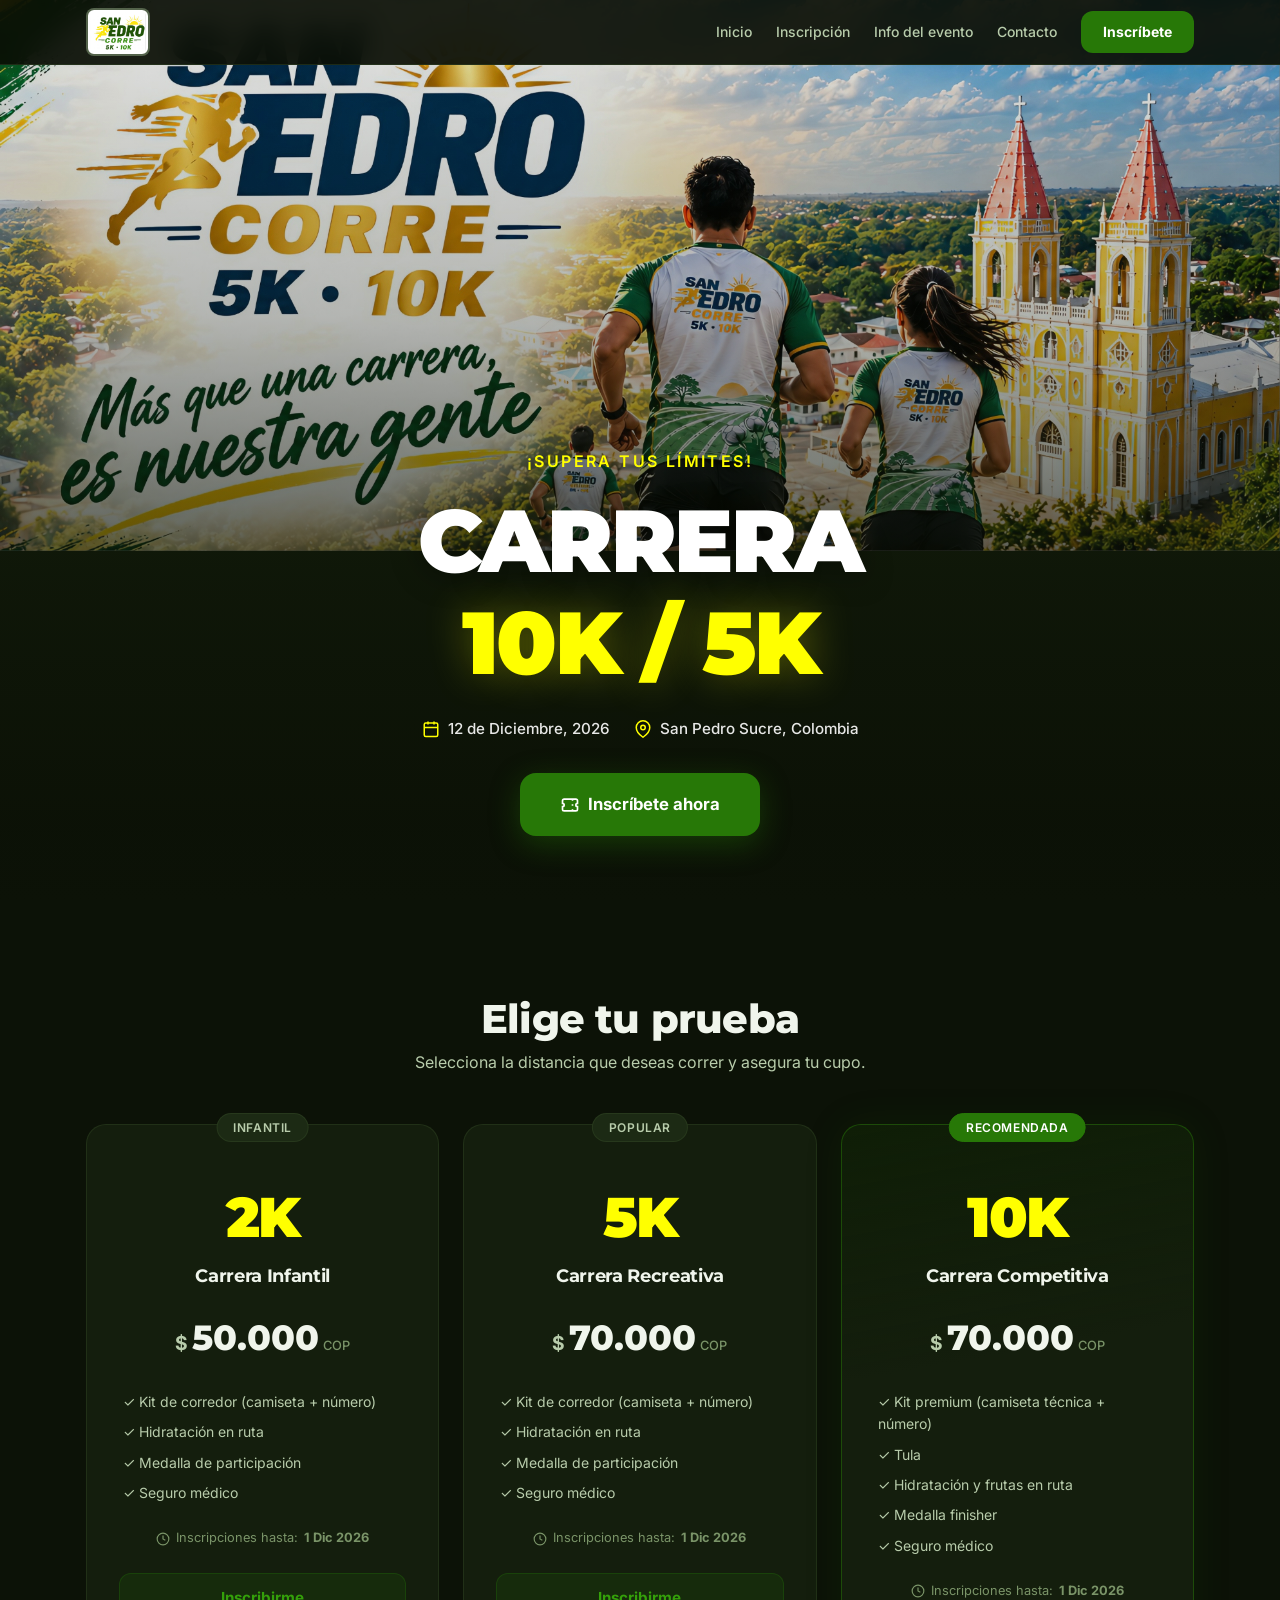
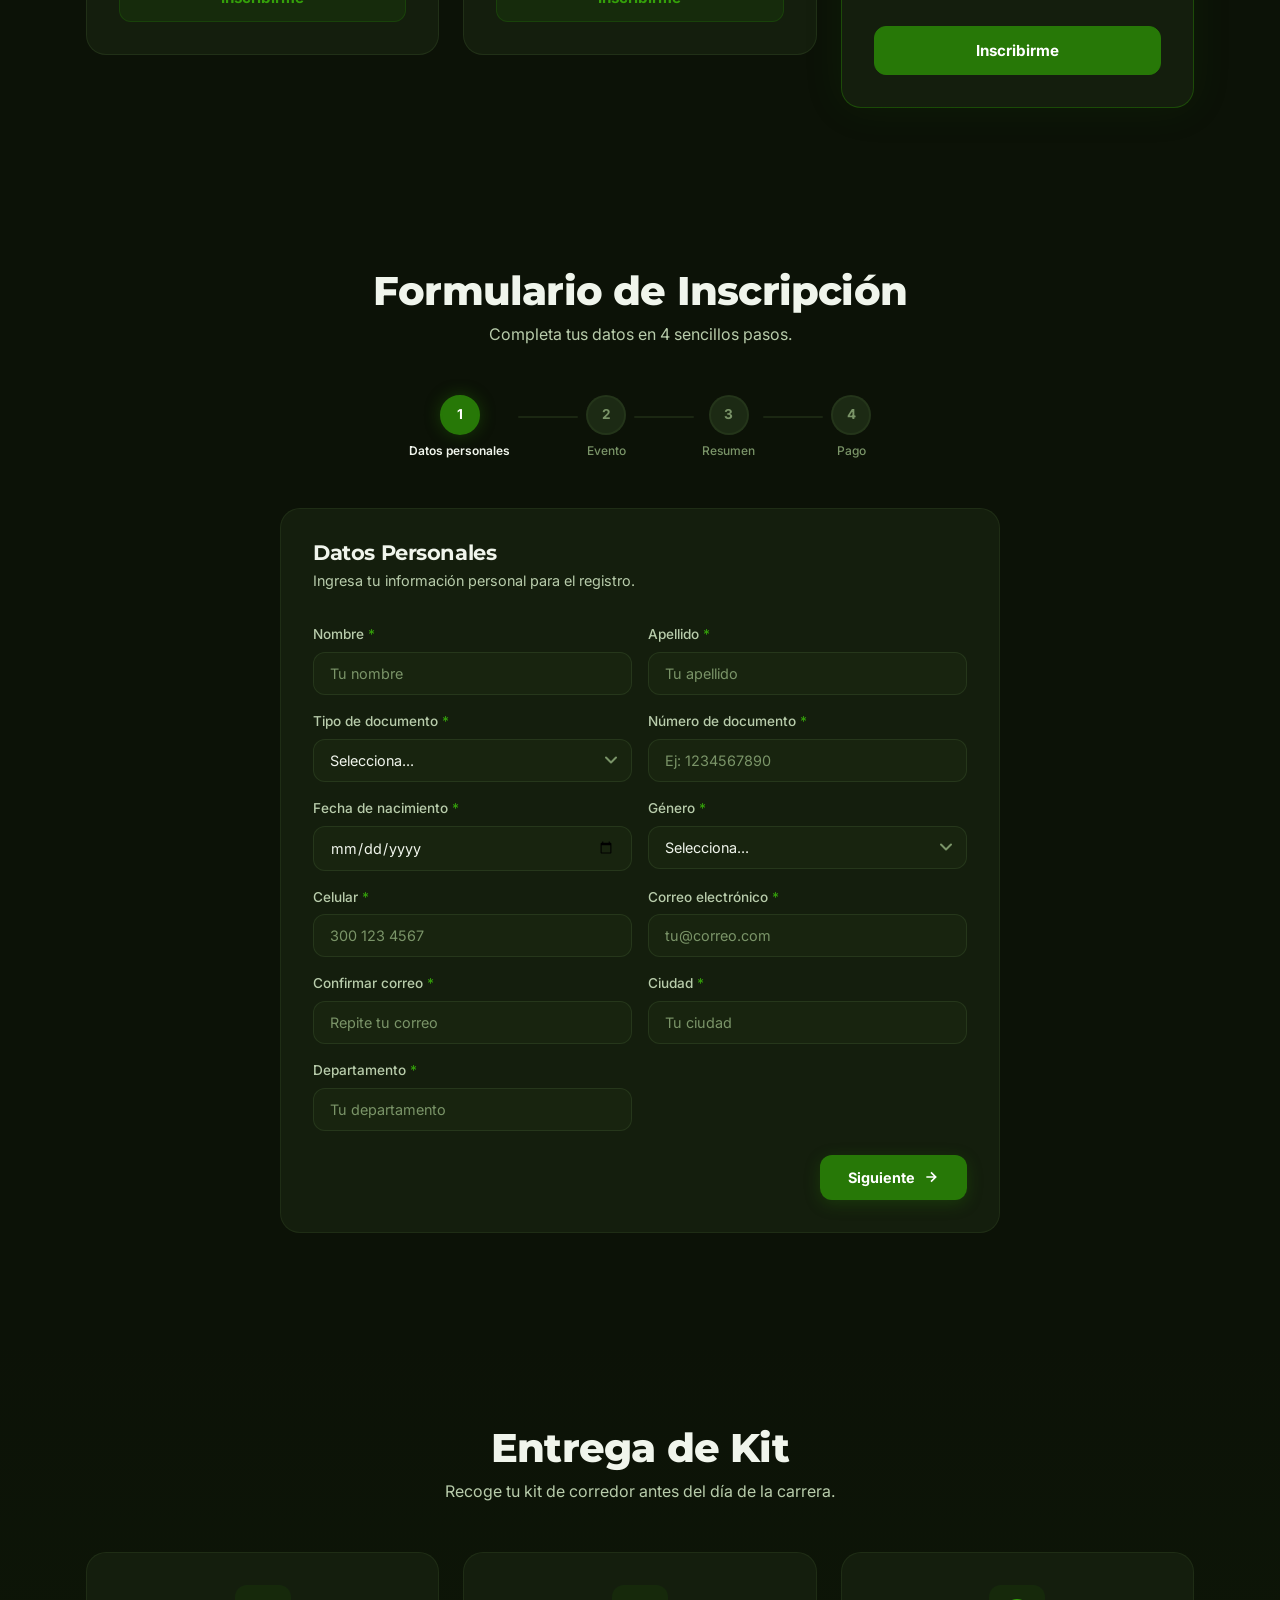
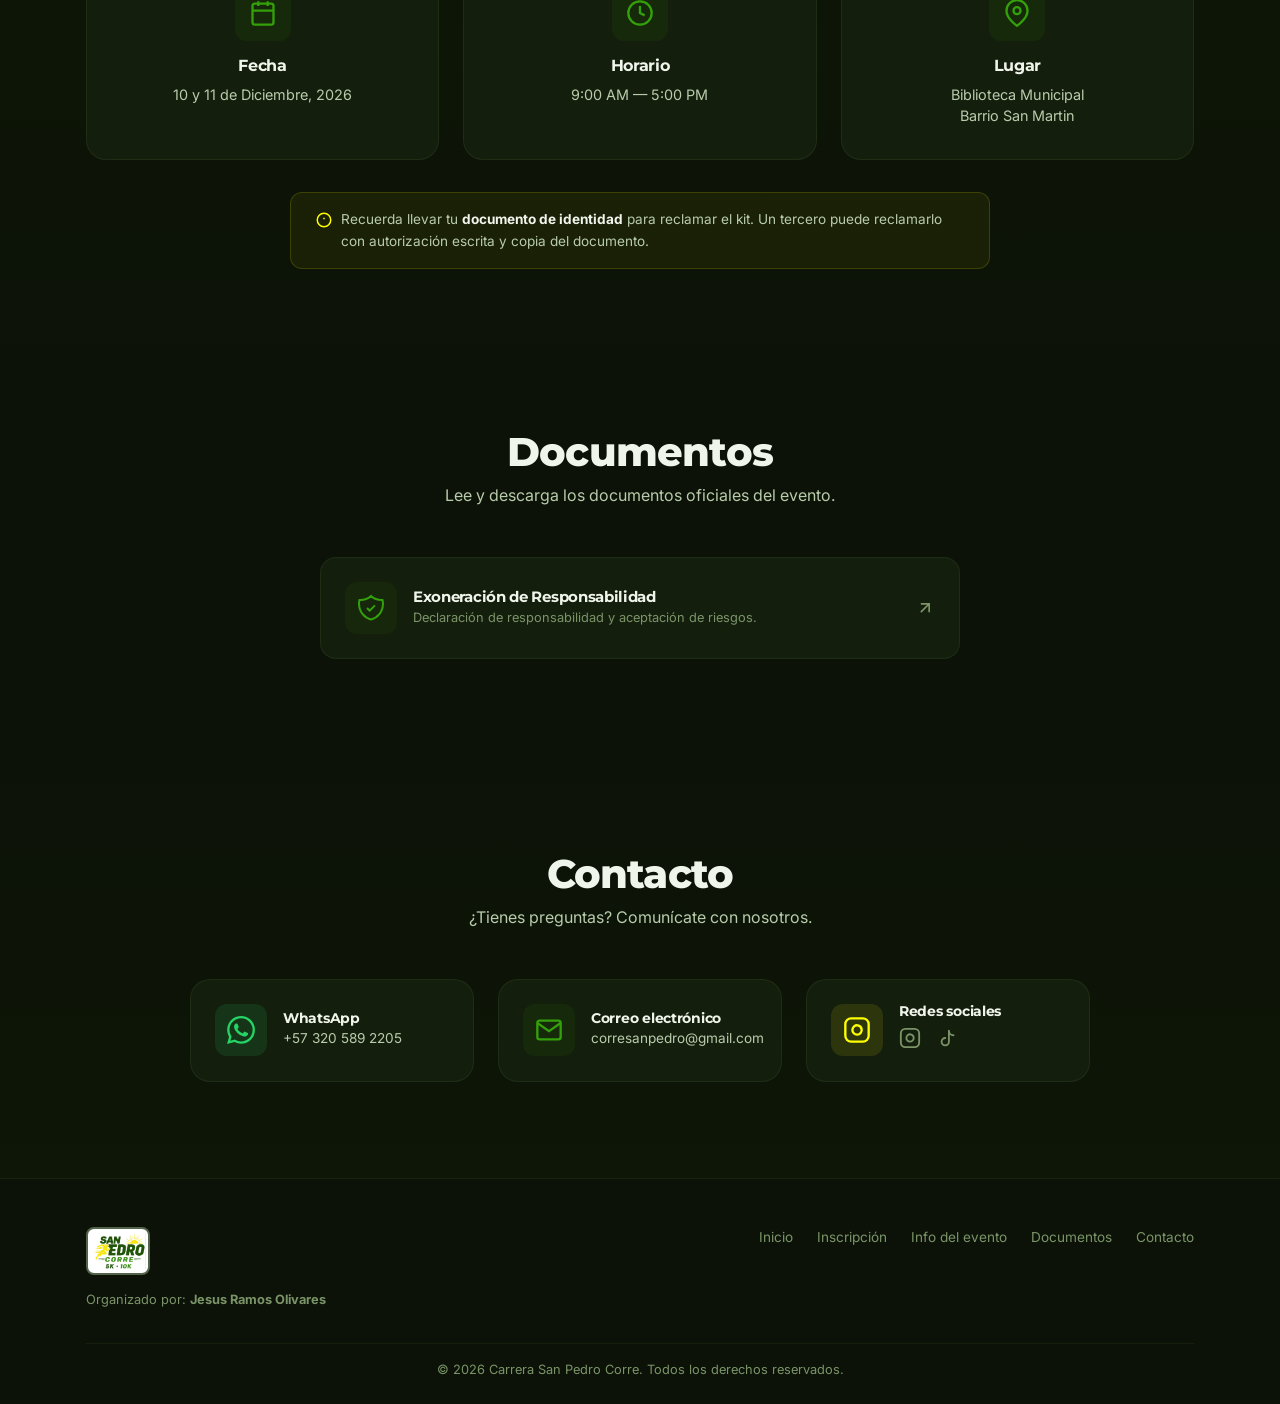
<file: index.html>
<!DOCTYPE html>
<html lang="es">

<head>
    <meta charset="UTF-8">
    <meta name="viewport" content="width=device-width, initial-scale=1.0">
    <title>San Pedro Corre 5K · 10K</title>
    <meta name="description" content="Inscríbete en la Carrera San Pedro Corre 5K·10K el 12 de Diciembre 2026">
    <link rel="icon" href="assets/logospcorre.jpg" type="image/x-icon">

    <!-- Google Fonts -->
    <link rel="preconnect" href="https://fonts.googleapis.com">
    <link rel="preconnect" href="https://fonts.gstatic.com" crossorigin>
    <link
        href="https://fonts.googleapis.com/css2?family=Montserrat:wght@400;500;600;700;800;900&family=Inter:wght@400;500;600;700&display=swap"
        rel="stylesheet">

    <link rel="stylesheet" href="styles.css?v=1.0.1">
</head>

<body>

    <!-- ============================================================
         SECCIÓN 1: HEADER / NAVEGACIÓN
         ============================================================ -->
    <header class="header" id="header">
        <div class="header__container">
            <a href="#" class="header__logo">
                <!-- Logo del evento -->
                <img src="assets/logospcorre.jpg" alt="Logo San Pedro Corre" class="header__logo-img">
            </a>

            <!-- Botón hamburguesa (móvil) -->
            <button class="header__hamburger" id="menuToggle" aria-label="Abrir menú">
                <span></span>
                <span></span>
                <span></span>
            </button>

            <nav class="header__nav" id="mainNav">
                <a href="#hero" class="header__nav-link">Inicio</a>
                <a href="#inscripcion" class="header__nav-link">Inscripción</a>
                <a href="#info-kit" class="header__nav-link">Info del evento</a>
                <a href="#contacto" class="header__nav-link">Contacto</a>
                <a href="#inscripcion" class="header__nav-cta">Inscríbete</a>
            </nav>
        </div>
    </header>


    <!-- ============================================================
         SECCIÓN 2: HERO / BANNER PRINCIPAL
         ============================================================ -->
    <section class="hero" id="hero">
        <div class="hero__overlay"></div>
        <div class="hero__content">
            <p class="hero__subtitle">¡Supera tus límites!</p>
            <h1 class="hero__title">CARRERA<br><span class="hero__highlight">10K / 5K</span></h1>
            <div class="hero__meta">
                <span class="hero__meta-item">
                    <svg width="18" height="18" viewBox="0 0 24 24" fill="none" stroke="currentColor" stroke-width="2">
                        <rect x="3" y="4" width="18" height="18" rx="2" />
                        <path d="M16 2v4M8 2v4M3 10h18" />
                    </svg>
                    12 de Diciembre, 2026
                </span>
                <span class="hero__meta-item">
                    <svg width="18" height="18" viewBox="0 0 24 24" fill="none" stroke="currentColor" stroke-width="2">
                        <path d="M21 10c0 7-9 13-9 13s-9-6-9-13a9 9 0 0118 0z" />
                        <circle cx="12" cy="10" r="3" />
                    </svg>
                    San Pedro Sucre, Colombia
                </span>
            </div>
            <a href="#inscripcion" class="hero__cta">
                <svg width="20" height="20" viewBox="0 0 24 24" fill="none" stroke="currentColor" stroke-width="2">
                    <path
                        d="M15 5v2m0 4v2m0 4v2M5 5a2 2 0 00-2 2v3a2 2 0 110 4v3a2 2 0 002 2h14a2 2 0 002-2v-3a2 2 0 110-4V7a2 2 0 00-2-2H5z" />
                </svg>
                Inscríbete ahora
            </a>
        </div>
        <!-- Degradado inferior para transición suave -->
        <div class="hero__fade"></div>
    </section>


    <!-- ============================================================
         SECCIÓN 3: ELIGE TU PRUEBA (tarjetas de distancias)
         ============================================================ -->
    <section class="pruebas" id="inscripcion">
        <div class="container">
            <div class="section-header">
                <h2 class="section-title">Elige tu prueba</h2>
                <p class="section-subtitle">Selecciona la distancia que deseas correr y asegura tu cupo.</p>
            </div>

            <div class="pruebas__grid">

                <!-- Tarjeta 2K -->
                <div class="prueba-card">
                    <div class="prueba-card__badge">Infantil</div>
                    <div class="prueba-card__distance">2K</div>
                    <h3 class="prueba-card__name">Carrera Infantil</h3>
                    <div class="prueba-card__price">
                        <span class="prueba-card__currency">$</span>
                        <span class="prueba-card__amount">50.000</span>
                        <span class="prueba-card__unit">COP</span>
                    </div>
                    <ul class="prueba-card__features">
                        <li>✓ Kit de corredor (camiseta + número)</li>
                        <li>✓ Hidratación en ruta</li>
                        <li>✓ Medalla de participación</li>
                        <li>✓ Seguro médico</li>
                    </ul>
                    <p class="prueba-card__deadline">
                        <svg width="14" height="14" viewBox="0 0 24 24" fill="none" stroke="currentColor"
                            stroke-width="2">
                            <circle cx="12" cy="12" r="10" />
                            <path d="M12 6v6l4 2" />
                        </svg>
                        Inscripciones hasta: <strong>1 Dic 2026</strong>
                    </p>
                    <button class="prueba-card__btn" onclick="iniciarInscripcion('2K')">Inscribirme</button>
                </div>

                <!-- Tarjeta 5K -->
                <div class="prueba-card">
                    <div class="prueba-card__badge">Popular</div>
                    <div class="prueba-card__distance">5K</div>
                    <h3 class="prueba-card__name">Carrera Recreativa</h3>
                    <div class="prueba-card__price">
                        <span class="prueba-card__currency">$</span>
                        <span class="prueba-card__amount">70.000</span>
                        <span class="prueba-card__unit">COP</span>
                    </div>
                    <ul class="prueba-card__features">
                        <li>✓ Kit de corredor (camiseta + número)</li>
                        <li>✓ Hidratación en ruta</li>
                        <li>✓ Medalla de participación</li>
                        <li>✓ Seguro médico</li>
                    </ul>
                    <p class="prueba-card__deadline">
                        <svg width="14" height="14" viewBox="0 0 24 24" fill="none" stroke="currentColor"
                            stroke-width="2">
                            <circle cx="12" cy="12" r="10" />
                            <path d="M12 6v6l4 2" />
                        </svg>
                        Inscripciones hasta: <strong>1 Dic 2026</strong>
                    </p>
                    <button class="prueba-card__btn" onclick="iniciarInscripcion('5K')">Inscribirme</button>
                </div>

                <!-- Tarjeta 10K -->
                <div class="prueba-card prueba-card--featured">
                    <div class="prueba-card__badge prueba-card__badge--featured">Recomendada</div>
                    <div class="prueba-card__distance">10K</div>
                    <h3 class="prueba-card__name">Carrera Competitiva</h3>
                    <div class="prueba-card__price">
                        <span class="prueba-card__currency">$</span>
                        <span class="prueba-card__amount">70.000</span>
                        <span class="prueba-card__unit">COP</span>
                    </div>
                    <ul class="prueba-card__features">
                        <li>✓ Kit premium (camiseta técnica + número)</li>
                        <li>✓ Tula</li>
                        <li>✓ Hidratación y frutas en ruta</li>
                        <li>✓ Medalla finisher</li>
                        <li>✓ Seguro médico</li>
                    </ul>
                    <p class="prueba-card__deadline">
                        <svg width="14" height="14" viewBox="0 0 24 24" fill="none" stroke="currentColor"
                            stroke-width="2">
                            <circle cx="12" cy="12" r="10" />
                            <path d="M12 6v6l4 2" />
                        </svg>
                        Inscripciones hasta: <strong>1 Dic 2026</strong>
                    </p>
                    <button class="prueba-card__btn prueba-card__btn--featured"
                        onclick="iniciarInscripcion('10K')">Inscribirme</button>
                </div>

            </div>
        </div>
    </section>


    <!-- ============================================================
         SECCIÓN 4: FORMULARIO DE INSCRIPCIÓN MULTI-PASO (WIZARD)
         ============================================================ -->
    <section class="formulario" id="formulario">
        <div class="container">
            <div class="section-header">
                <h2 class="section-title">Formulario de Inscripción</h2>
                <p class="section-subtitle">Completa tus datos en 4 sencillos pasos.</p>
            </div>

            <!-- Indicador de progreso -->
            <div class="wizard__progress">
                <div class="wizard__step wizard__step--active" data-step="1">
                    <div class="wizard__step-circle" id="stepCircle1">1</div>
                    <span class="wizard__step-label">Datos personales</span>
                </div>
                <div class="wizard__step-line" id="stepLine1"></div>
                <div class="wizard__step" data-step="2">
                    <div class="wizard__step-circle" id="stepCircle2">2</div>
                    <span class="wizard__step-label">Evento</span>
                </div>
                <div class="wizard__step-line" id="stepLine2"></div>
                <div class="wizard__step" data-step="3">
                    <div class="wizard__step-circle" id="stepCircle3">3</div>
                    <span class="wizard__step-label">Resumen</span>
                </div>
                <div class="wizard__step-line" id="stepLine3"></div>
                <div class="wizard__step" data-step="4">
                    <div class="wizard__step-circle" id="stepCircle4">4</div>
                    <span class="wizard__step-label">Pago</span>
                </div>
            </div>

            <!-- Contenedor del formulario -->
            <div class="wizard__container">

                <!-- ========== PASO 1: DATOS PERSONALES ========== -->
                <div class="wizard__panel wizard__panel--active" id="paso1">
                    <div class="wizard__card">
                        <h3 class="wizard__card-title">Datos Personales</h3>
                        <p class="wizard__card-subtitle">Ingresa tu información personal para el registro.</p>

                        <div class="form-grid">
                            <!-- Nombre -->
                            <div class="form-group">
                                <label class="form-label" for="nombre">Nombre <span class="required">*</span></label>
                                <input type="text" id="nombre" class="form-input" placeholder="Tu nombre" required>
                            </div>
                            <!-- Apellido -->
                            <div class="form-group">
                                <label class="form-label" for="apellido">Apellido <span
                                        class="required">*</span></label>
                                <input type="text" id="apellido" class="form-input" placeholder="Tu apellido" required>
                            </div>
                            <!-- Tipo de documento -->
                            <div class="form-group">
                                <label class="form-label" for="tipoDoc">Tipo de documento <span
                                        class="required">*</span></label>
                                <select id="tipoDoc" class="form-input form-select" required>
                                    <option value="">Selecciona...</option>
                                    <option value="CC">Cédula de Ciudadanía (CC)</option>
                                    <option value="CE">Cédula de Extranjería (CE)</option>
                                    <option value="TI">Tarjeta de Identidad (TI)</option>
                                    <option value="PA">Pasaporte (PA)</option>
                                </select>
                            </div>
                            <!-- Número de documento -->
                            <div class="form-group">
                                <label class="form-label" for="numDoc">Número de documento <span
                                        class="required">*</span></label>
                                <input type="text" id="numDoc" class="form-input" placeholder="Ej: 1234567890"
                                    inputmode="numeric" required>
                            </div>
                            <!-- Fecha de nacimiento -->
                            <div class="form-group">
                                <label class="form-label" for="fechaNacimiento">Fecha de nacimiento <span
                                        class="required">*</span></label>
                                <input type="date" id="fechaNacimiento" class="form-input" required>
                            </div>
                            <!-- Género -->
                            <div class="form-group">
                                <label class="form-label" for="genero">Género <span class="required">*</span></label>
                                <select id="genero" class="form-input form-select" required>
                                    <option value="">Selecciona...</option>
                                    <option value="M">Masculino</option>
                                    <option value="F">Femenino</option>
                                    <option value="O">Otro</option>
                                </select>
                            </div>
                            <!-- Celular -->
                            <div class="form-group">
                                <label class="form-label" for="celular">Celular <span class="required">*</span></label>
                                <input type="tel" id="celular" class="form-input" placeholder="300 123 4567" required>
                            </div>
                            <!-- Correo electrónico -->
                            <div class="form-group">
                                <label class="form-label" for="correo">Correo electrónico <span
                                        class="required">*</span></label>
                                <input type="email" id="correo" class="form-input" placeholder="tu@correo.com" required>
                            </div>
                            <!-- Confirmar correo -->
                            <div class="form-group">
                                <label class="form-label" for="correoConfirm">Confirmar correo <span
                                        class="required">*</span></label>
                                <input type="email" id="correoConfirm" class="form-input" placeholder="Repite tu correo"
                                    required>
                            </div>
                            <!-- Ciudad -->
                            <div class="form-group">
                                <label class="form-label" for="ciudad">Ciudad <span class="required">*</span></label>
                                <input type="text" id="ciudad" class="form-input" placeholder="Tu ciudad" required>
                            </div>
                            <!-- Departamento -->
                            <div class="form-group">
                                <label class="form-label" for="departamento">Departamento <span
                                        class="required">*</span></label>
                                <input type="text" id="departamento" class="form-input" placeholder="Tu departamento"
                                    required>
                            </div>
                        </div>

                        <!-- Mensaje de error general -->
                        <p class="form-error" id="errorPaso1" style="display:none;"></p>

                        <div class="wizard__actions">
                            <div></div> <!-- Espacio vacío para alinear a la derecha -->
                            <button type="button" class="btn btn--primary" onclick="siguientePaso(1)">
                                Siguiente
                                <svg width="16" height="16" viewBox="0 0 24 24" fill="none" stroke="currentColor"
                                    stroke-width="2.5">
                                    <path d="M5 12h14M12 5l7 7-7 7" />
                                </svg>
                            </button>
                        </div>
                    </div>
                </div>

                <!-- ========== PASO 2: DATOS DEL EVENTO / CATEGORÍA ========== -->
                <div class="wizard__panel" id="paso2">
                    <div class="wizard__card">
                        <h3 class="wizard__card-title">Datos del Evento</h3>
                        <p class="wizard__card-subtitle">Selecciona tu categoría y preferencias para la carrera.</p>

                        <div class="form-grid">
                            <!-- Categoría / Distancia -->
                            <div class="form-group">
                                <label class="form-label" for="categoria">Categoría / Distancia <span
                                        class="required">*</span></label>
                                <select id="categoria" class="form-input form-select" required>
                                    <option value="">Selecciona...</option>
                                    <option value="2K">2K — Carrera Infantil ($50.000)</option>
                                    <option value="5K">5K — Carrera Recreativa ($70.000)</option>
                                    <option value="10K">10K — Carrera Competitiva ($70.000)</option>
                                </select>
                            </div>
                            <!-- Talla de camiseta -->
                            <div class="form-group">
                                <label class="form-label" for="tallaCamiseta">Talla de camiseta (Kit) <span
                                        class="required">*</span></label>
                                <select id="tallaCamiseta" class="form-input form-select" required>
                                    <option value="">Selecciona...</option>
                                    <option value="XS">XS</option>
                                    <option value="S">S</option>
                                    <option value="M">M</option>
                                    <option value="L">L</option>
                                    <option value="XL">XL</option>
                                    <option value="XXL">XXL</option>
                                </select>
                            </div>
                            <!-- Grupo sanguíneo -->
                            <div class="form-group">
                                <label class="form-label" for="grupoSanguineo">Grupo sanguíneo</label>
                                <select id="grupoSanguineo" class="form-input form-select">
                                    <option value="">Selecciona...</option>
                                    <option value="O+">O+</option>
                                    <option value="O-">O-</option>
                                    <option value="A+">A+</option>
                                    <option value="A-">A-</option>
                                    <option value="B+">B+</option>
                                    <option value="B-">B-</option>
                                    <option value="AB+">AB+</option>
                                    <option value="AB-">AB-</option>
                                </select>
                            </div>
                        </div>

                        <p class="form-error" id="errorPaso2" style="display:none;"></p>

                        <div class="wizard__actions">
                            <button type="button" class="btn btn--secondary" onclick="anteriorPaso(2)">
                                <svg width="16" height="16" viewBox="0 0 24 24" fill="none" stroke="currentColor"
                                    stroke-width="2.5">
                                    <path d="M19 12H5M12 19l-7-7 7-7" />
                                </svg>
                                Anterior
                            </button>
                            <button type="button" class="btn btn--primary" onclick="siguientePaso(2)">
                                Siguiente
                                <svg width="16" height="16" viewBox="0 0 24 24" fill="none" stroke="currentColor"
                                    stroke-width="2.5">
                                    <path d="M5 12h14M12 5l7 7-7 7" />
                                </svg>
                            </button>
                        </div>
                    </div>
                </div>

                <!-- ========== PASO 3: RESUMEN ========== -->
                <div class="wizard__panel" id="paso3">
                    <div class="wizard__card">
                        <h3 class="wizard__card-title">Resumen de tu inscripción</h3>
                        <p class="wizard__card-subtitle">Revisa que todos tus datos sean correctos antes de continuar al
                            pago.</p>

                        <div class="resumen">
                            <div class="resumen__section">
                                <h4 class="resumen__section-title">
                                    <svg width="18" height="18" viewBox="0 0 24 24" fill="none" stroke="currentColor"
                                        stroke-width="2">
                                        <path d="M20 21v-2a4 4 0 00-4-4H8a4 4 0 00-4 4v2" />
                                        <circle cx="12" cy="7" r="4" />
                                    </svg>
                                    Datos Personales
                                </h4>
                                <div class="resumen__grid" id="resumenPersonal">
                                    <!-- Se llena dinámicamente con JS -->
                                </div>
                            </div>
                            <div class="resumen__section">
                                <h4 class="resumen__section-title">
                                    <svg width="18" height="18" viewBox="0 0 24 24" fill="none" stroke="currentColor"
                                        stroke-width="2">
                                        <path d="M4 15s1-1 4-1 5 2 8 2 4-1 4-1V3s-1 1-4 1-5-2-8-2-4 1-4 1z" />
                                        <line x1="4" y1="22" x2="4" y2="15" />
                                    </svg>
                                    Datos del Evento
                                </h4>
                                <div class="resumen__grid" id="resumenEvento">
                                    <!-- Se llena dinámicamente con JS -->
                                </div>
                            </div>
                            <div class="resumen__total">
                                <span>Total a pagar:</span>
                                <span class="resumen__total-amount" id="resumenTotal">$0</span>
                            </div>
                        </div>

                        <div class="wizard__actions">
                            <button type="button" class="btn btn--secondary" onclick="anteriorPaso(3)">
                                <svg width="16" height="16" viewBox="0 0 24 24" fill="none" stroke="currentColor"
                                    stroke-width="2.5">
                                    <path d="M19 12H5M12 19l-7-7 7-7" />
                                </svg>
                                Anterior
                            </button>
                            <button type="button" class="btn btn--primary" onclick="siguientePaso(3)">
                                Ir al pago
                                <svg width="16" height="16" viewBox="0 0 24 24" fill="none" stroke="currentColor"
                                    stroke-width="2.5">
                                    <path d="M5 12h14M12 5l7 7-7 7" />
                                </svg>
                            </button>
                        </div>
                    </div>
                </div>

                <!-- ========== PASO 4: PAGO ========== -->
                <div class="wizard__panel" id="paso4">
                    <div class="wizard__card">
                        <h3 class="wizard__card-title">Pago</h3>
                        <p class="wizard__card-subtitle">Completa tu inscripción realizando el pago de forma segura.</p>
                        <div class="pago-placeholder" id="pagoContainer">
                            <div class="pago-placeholder__icon">
                                <svg width="48" height="48" viewBox="0 0 24 24" fill="none" stroke="currentColor"
                                    stroke-width="1.5">
                                    <rect x="1" y="4" width="22" height="16" rx="2" />
                                    <line x1="1" y1="10" x2="23" y2="10" />
                                </svg>
                            </div>
                            <p class="pago-placeholder__text">Pago seguro en línea</p>
                            <p class="pago-placeholder__subtext">Al confirmar, serás redirigido a nuestra plataforma de pago seguro para finalizar tu inscripción.</p>

                            <div class="pago-placeholder__resumen">
                                <div class="pago-placeholder__line">
                                    <span>Categoría:</span>
                                    <span id="pagoCategoria">—</span>
                                </div>
                                <div class="pago-placeholder__line pago-placeholder__line--total">
                                    <span>Total:</span>
                                    <span id="pagoTotal">$0</span>
                                </div>
                            </div>

                            <button type="button" class="btn btn--primary btn--lg" id="btnPagar"
                                onclick="confirmarPago()">
                                <svg width="20" height="20" viewBox="0 0 24 24" fill="none" stroke="currentColor"
                                    stroke-width="2">
                                    <path
                                        d="M12 15v2m-6 4h12a2 2 0 002-2v-6a2 2 0 00-2-2H6a2 2 0 00-2 2v6a2 2 0 002 2zm10-10V7a4 4 0 00-8 0v4h8z" />
                                </svg>
                                Confirmar y pagar
                            </button>
                        </div>

                        <div class="wizard__actions">
                            <button type="button" class="btn btn--secondary" onclick="anteriorPaso(4)">
                                <svg width="16" height="16" viewBox="0 0 24 24" fill="none" stroke="currentColor"
                                    stroke-width="2.5">
                                    <path d="M19 12H5M12 19l-7-7 7-7" />
                                </svg>
                                Anterior
                            </button>
                            <div></div>
                        </div>
                    </div>
                </div>

            </div>
        </div>
    </section>


    <!-- ============================================================
         SECCIÓN 5: ENTREGA DE KIT
         ============================================================ -->
    <section class="info-kit" id="info-kit">
        <div class="container">
            <div class="section-header">
                <h2 class="section-title">Entrega de Kit</h2>
                <p class="section-subtitle">Recoge tu kit de corredor antes del día de la carrera.</p>
            </div>

            <div class="info-kit__cards">
                <div class="info-kit__card">
                    <div class="info-kit__icon">
                        <svg width="28" height="28" viewBox="0 0 24 24" fill="none" stroke="currentColor"
                            stroke-width="2">
                            <rect x="3" y="4" width="18" height="18" rx="2" />
                            <path d="M16 2v4M8 2v4M3 10h18" />
                        </svg>
                    </div>
                    <h4 class="info-kit__card-title">Fecha</h4>
                    <p class="info-kit__card-text">10 y 11 de Diciembre, 2026</p>
                </div>
                <div class="info-kit__card">
                    <div class="info-kit__icon">
                        <svg width="28" height="28" viewBox="0 0 24 24" fill="none" stroke="currentColor"
                            stroke-width="2">
                            <circle cx="12" cy="12" r="10" />
                            <path d="M12 6v6l4 2" />
                        </svg>
                    </div>
                    <h4 class="info-kit__card-title">Horario</h4>
                    <p class="info-kit__card-text">9:00 AM — 5:00 PM</p>
                </div>
                <div class="info-kit__card">
                    <div class="info-kit__icon">
                        <svg width="28" height="28" viewBox="0 0 24 24" fill="none" stroke="currentColor"
                            stroke-width="2">
                            <path d="M21 10c0 7-9 13-9 13s-9-6-9-13a9 9 0 0118 0z" />
                            <circle cx="12" cy="10" r="3" />
                        </svg>
                    </div>
                    <h4 class="info-kit__card-title">Lugar</h4>
                    <p class="info-kit__card-text">Biblioteca Municipal<br>Barrio San Martin</p>
                </div>
            </div>

            <div class="info-kit__note">
                <svg width="18" height="18" viewBox="0 0 24 24" fill="none" stroke="currentColor" stroke-width="2">
                    <path d="M12 9v2m0 4h.01M21 12a9 9 0 11-18 0 9 9 0 0118 0z" />
                </svg>
                <p>Recuerda llevar tu <strong>documento de identidad</strong> para reclamar el kit. Un tercero puede
                    reclamarlo con autorización escrita y copia del documento.</p>
            </div>
        </div>
    </section>


    <!-- ============================================================
         SECCIÓN 6: DOCUMENTOS (Reglamento, Exoneración)
         ============================================================ -->
    <section class="documentos" id="documentos">
        <div class="container">
            <div class="section-header">
                <h2 class="section-title">Documentos</h2>
                <p class="section-subtitle">Lee y descarga los documentos oficiales del evento.</p>
            </div>

            <div class="documentos__grid">
                <!-- <a href="#" class="documento-card" target="_blank" rel="noopener">
                    <div class="documento-card__icon">
                        <svg width="32" height="32" viewBox="0 0 24 24" fill="none" stroke="currentColor"
                            stroke-width="1.5">
                            <path d="M14 2H6a2 2 0 00-2 2v16a2 2 0 002 2h12a2 2 0 002-2V8z" />
                            <polyline points="14 2 14 8 20 8" />
                            <line x1="16" y1="13" x2="8" y2="13" />
                            <line x1="16" y1="17" x2="8" y2="17" />
                            <line x1="10" y1="9" x2="8" y2="9" />
                        </svg>
                    </div>
                    <div>
                        <h4 class="documento-card__title">Reglamento de la Carrera</h4>
                        <p class="documento-card__desc">Normas, categorías, premiación y reglas generales.</p>
                    </div>
                    <svg class="documento-card__arrow" width="20" height="20" viewBox="0 0 24 24" fill="none"
                        stroke="currentColor" stroke-width="2">
                        <path d="M7 17l9.2-9.2M17 17V7H7" />
                    </svg>
                </a> -->

                <a href="assets/concentimiento san pedro corre.pdf" class="documento-card" target="_blank" rel="noopener">
                    <div class="documento-card__icon">
                        <svg width="32" height="32" viewBox="0 0 24 24" fill="none" stroke="currentColor"
                            stroke-width="1.5">
                            <path
                                d="M9 12l2 2 4-4m5.618-4.016A11.955 11.955 0 0112 2.944a11.955 11.955 0 01-8.618 3.04A12.02 12.02 0 003 9c0 5.591 3.824 10.29 9 11.622 5.176-1.332 9-6.03 9-11.622 0-1.042-.133-2.052-.382-3.016z" />
                        </svg>
                    </div>
                    <div>
                        <h4 class="documento-card__title">Exoneración de Responsabilidad</h4>
                        <p class="documento-card__desc">Declaración de responsabilidad y aceptación de riesgos.</p>
                    </div>
                    <svg class="documento-card__arrow" width="20" height="20" viewBox="0 0 24 24" fill="none"
                        stroke="currentColor" stroke-width="2">
                        <path d="M7 17l9.2-9.2M17 17V7H7" />
                    </svg>
                </a>
            </div>
        </div>
    </section>


    <!-- ============================================================
         SECCIÓN 7: CONTACTO
         ============================================================ -->
    <section class="contacto" id="contacto">
        <div class="container">
            <div class="section-header">
                <h2 class="section-title">Contacto</h2>
                <p class="section-subtitle">¿Tienes preguntas? Comunícate con nosotros.</p>
            </div>

            <div class="contacto__grid">
                <!-- WhatsApp -->
                <a href="https://wa.me/573205892205" class="contacto__card" target="_blank" rel="noopener">
                    <div class="contacto__icon contacto__icon--whatsapp">
                        <svg width="28" height="28" viewBox="0 0 24 24" fill="currentColor">
                            <path
                                d="M17.472 14.382c-.297-.149-1.758-.867-2.03-.967-.273-.099-.471-.148-.67.15-.197.297-.767.966-.94 1.164-.173.199-.347.223-.644.075-.297-.15-1.255-.463-2.39-1.475-.883-.788-1.48-1.761-1.653-2.059-.173-.297-.018-.458.13-.606.134-.133.298-.347.446-.52.149-.174.198-.298.298-.497.099-.198.05-.371-.025-.52-.075-.149-.669-1.612-.916-2.207-.242-.579-.487-.5-.669-.51-.173-.008-.371-.01-.57-.01-.198 0-.52.074-.792.372-.272.297-1.04 1.016-1.04 2.479 0 1.462 1.065 2.875 1.213 3.074.149.198 2.096 3.2 5.077 4.487.709.306 1.262.489 1.694.625.712.227 1.36.195 1.871.118.571-.085 1.758-.719 2.006-1.413.248-.694.248-1.289.173-1.413-.074-.124-.272-.198-.57-.347m-5.421 7.403h-.004a9.87 9.87 0 01-5.031-1.378l-.361-.214-3.741.982.998-3.648-.235-.374a9.86 9.86 0 01-1.51-5.26c.001-5.45 4.436-9.884 9.888-9.884 2.64 0 5.122 1.03 6.988 2.898a9.825 9.825 0 012.893 6.994c-.003 5.45-4.437 9.884-9.885 9.884m8.413-18.297A11.815 11.815 0 0012.05 0C5.495 0 .16 5.335.157 11.892c0 2.096.547 4.142 1.588 5.945L.057 24l6.305-1.654a11.882 11.882 0 005.683 1.448h.005c6.554 0 11.89-5.335 11.893-11.893a11.821 11.821 0 00-3.48-8.413z" />
                        </svg>
                    </div>
                    <div>
                        <h4 class="contacto__card-title">WhatsApp</h4>
                        <p class="contacto__card-text">+57 320 589 2205</p>
                    </div>
                </a>

                <!-- Correo -->
                <a href="mailto:corresanpedro@gmail.com" class="contacto__card">
                    <div class="contacto__icon contacto__icon--email">
                        <svg width="28" height="28" viewBox="0 0 24 24" fill="none" stroke="currentColor"
                            stroke-width="2">
                            <path d="M4 4h16c1.1 0 2 .9 2 2v12c0 1.1-.9 2-2 2H4c-1.1 0-2-.9-2-2V6c0-1.1.9-2 2-2z" />
                            <polyline points="22,6 12,13 2,6" />
                        </svg>
                    </div>
                    <div>
                        <h4 class="contacto__card-title">Correo electrónico</h4>
                        <p class="contacto__card-text">corresanpedro@gmail.com</p>
                    </div>
                </a>

                <!-- Redes sociales -->
                <div class="contacto__card">
                    <div class="contacto__icon contacto__icon--social">
                        <svg width="28" height="28" viewBox="0 0 24 24" fill="none" stroke="currentColor"
                            stroke-width="2">
                            <rect x="2" y="2" width="20" height="20" rx="5" />
                            <path d="M16 11.37A4 4 0 1112.63 8 4 4 0 0116 11.37z" />
                            <line x1="17.5" y1="6.5" x2="17.51" y2="6.5" />
                        </svg>
                    </div>
                    <div>
                        <h4 class="contacto__card-title">Redes sociales</h4>
                        <div class="contacto__social-links">
                            <a href="https://www.instagram.com/corresanpedro/" target="_blank" rel="noopener" title="Instagram">
                                <svg width="22" height="22" viewBox="0 0 24 24" fill="none" stroke="currentColor"
                                    stroke-width="2">
                                    <rect x="2" y="2" width="20" height="20" rx="5" />
                                    <path d="M16 11.37A4 4 0 1112.63 8 4 4 0 0116 11.37z" />
                                    <line x1="17.5" y1="6.5" x2="17.51" y2="6.5" />
                                </svg>
                            </a>
                            <a href="https://www.tiktok.com/@corresanpedro2026" target="_blank" rel="noopener" title="TikTok">
                                <svg width="22" height="22" viewBox="0 0 24 24" fill="none" stroke="currentColor" 
                                    stroke-width="2" stroke-linecap="round" stroke-linejoin="round">
                                    <path d="M9 12a4 4 0 1 0 4 4V4a5 5 0 0 0 5 5" />
                                </svg>
                            </a>
                        </div>
                    </div>
                </div>
            </div>
        </div>
    </section>


    <!-- ============================================================
         SECCIÓN 8: FOOTER
         ============================================================ -->
    <footer class="footer">
        <div class="container">
            <div class="footer__content">
                <div class="footer__brand">
                    <!-- Logo del evento en footer -->
                    <img src="assets/logospcorre.jpg" alt="Logo San Pedro Corre" class="footer__logo-img">
                    <p class="footer__org">Organizado por: <strong>Jesus Ramos Olivares</strong></p>
                </div>
                <div class="footer__links">
                    <a href="#hero">Inicio</a>
                    <a href="#inscripcion">Inscripción</a>
                    <a href="#info-kit">Info del evento</a>
                    <a href="#documentos">Documentos</a>
                    <a href="#contacto">Contacto</a>
                </div>
            </div>
            <div class="footer__bottom">
                <p>&copy; 2026 Carrera San Pedro Corre. Todos los derechos reservados.</p>
            </div>
        </div>
    </footer>


    <!-- ============================================================
         MODAL DE CONFIRMACIÓN (aparece al "pagar" exitosamente)
         ============================================================ -->
    <div class="modal" id="modalConfirmacion">
        <div class="modal__backdrop" onclick="cerrarModal()"></div>
        <div class="modal__content">
            <div class="modal__icon modal__icon--success">
                <svg width="48" height="48" viewBox="0 0 24 24" fill="none" stroke="currentColor" stroke-width="2">
                    <path d="M22 11.08V12a10 10 0 11-5.93-9.14" />
                    <polyline points="22 4 12 14.01 9 11.01" />
                </svg>
            </div>
            <h3 class="modal__title">¡Inscripción exitosa!</h3>
            <p class="modal__text">Tu registro ha sido procesado correctamente. Recibirás un correo de confirmación con
                los detalles de tu inscripción.</p>
            <p class="modal__ref">Referencia: <strong id="modalRef">---</strong></p>
            <button class="btn btn--primary" onclick="cerrarModal()">Entendido</button>
        </div>
    </div>


    <script src="script.js?v=1.0.2"></script>
</body>
</html>
</file>
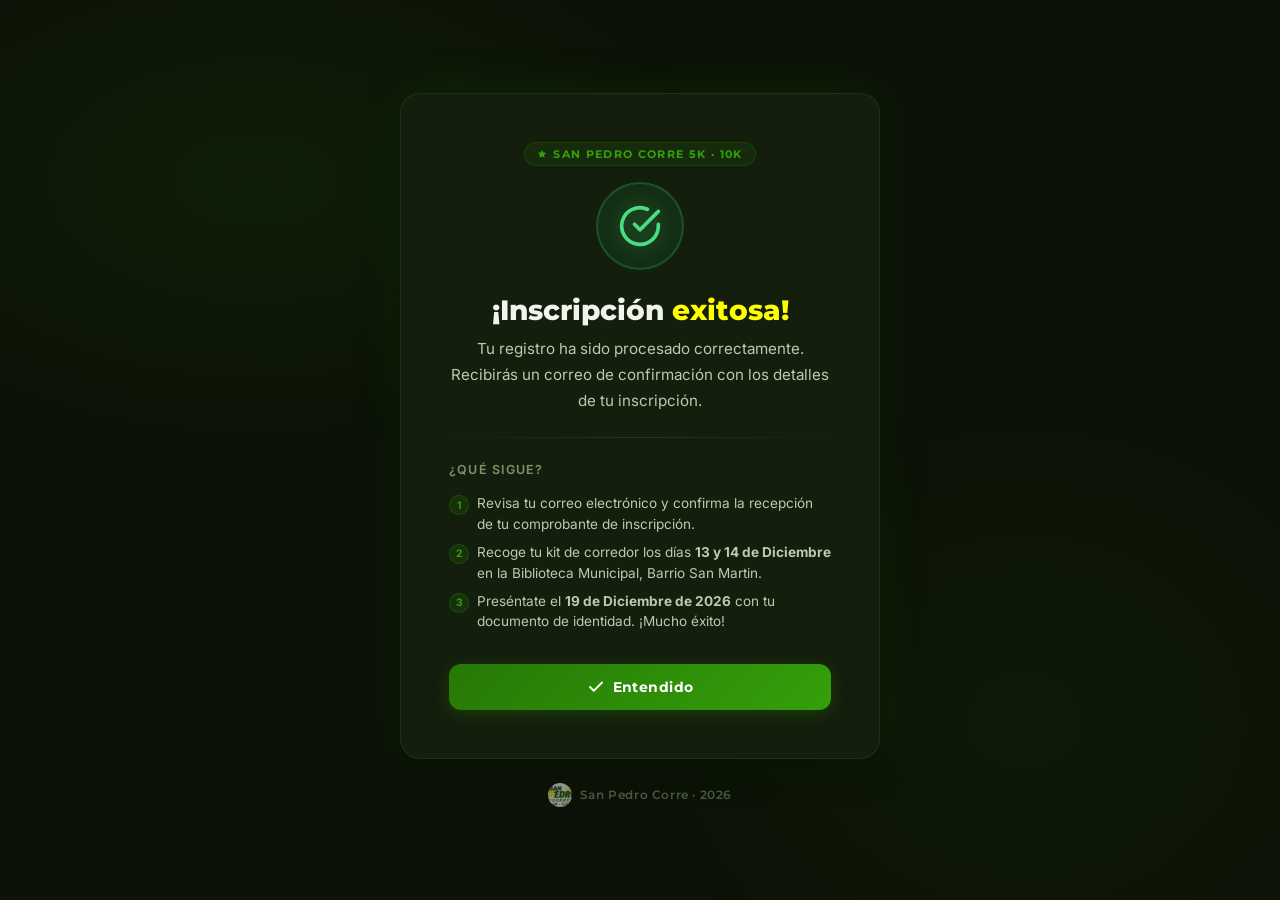
<file: confirmacion.html>
<!DOCTYPE html>
<html lang="es">

<head>
    <meta charset="UTF-8">
    <meta name="viewport" content="width=device-width, initial-scale=1.0">
    <title>Inscripción Exitosa · San Pedro Corre 5K·10K</title>
    <meta name="description" content="Tu inscripción en la Carrera San Pedro Corre ha sido procesada correctamente.">
    <link rel="icon" href="assets/logospcorre.jpg" type="image/x-icon">

    <!-- Google Fonts -->
    <link rel="preconnect" href="https://fonts.googleapis.com">
    <link rel="preconnect" href="https://fonts.gstatic.com" crossorigin>
    <link
        href="https://fonts.googleapis.com/css2?family=Montserrat:wght@400;500;600;700;800;900&family=Inter:wght@400;500;600;700&display=swap"
        rel="stylesheet">

    <style>
        /* ── VARIABLES ──────────────────────────────────────────── */
        :root {
            --color-primary: #277807;
            --color-primary-light: #34a00a;
            --color-primary-dark: #1d5a05;
            --color-primary-rgb: 39, 120, 7;
            --color-accent: #FFFF00;
            --color-accent-dark: #e6e600;
            --color-white: #FFFFFF;
            --bg-body: #0c1207;
            --bg-card: #141e0d;
            --bg-card-2: #1c2a14;
            --border-color: #2a3d1e;
            --border-color-rgb: 42, 61, 30;
            --text-primary: #f0f5ec;
            --text-secondary: #b8ccab;
            --text-muted: #7a9468;
            --font-display: 'Montserrat', system-ui, sans-serif;
            --font-body: 'Inter', system-ui, sans-serif;
            --space-sm: 8px;
            --space-md: 16px;
            --space-lg: 24px;
            --space-xl: 32px;
            --space-2xl: 48px;
            --space-3xl: 64px;
            --radius-md: 12px;
            --radius-lg: 16px;
            --radius-xl: 20px;
            --radius-full: 9999px;
            --shadow-lg: 0 10px 30px rgba(0, 0, 0, 0.5);
            --shadow-glow: 0 0 40px rgba(var(--color-primary-rgb), 0.25);
        }

        /* ── RESET ──────────────────────────────────────────────── */
        *, *::before, *::after {
            margin: 0;
            padding: 0;
            box-sizing: border-box;
        }

        html {
            scroll-behavior: smooth;
            -webkit-font-smoothing: antialiased;
        }

        body {
            font-family: var(--font-body);
            background: var(--bg-body);
            color: var(--text-primary);
            min-height: 100vh;
            display: flex;
            flex-direction: column;
            align-items: center;
            justify-content: center;
            padding: var(--space-md);
            position: relative;
            overflow: hidden;
        }

        /* ── FONDO ANIMADO ──────────────────────────────────────── */
        body::before {
            content: '';
            position: fixed;
            inset: 0;
            background:
                radial-gradient(ellipse 60% 50% at 20% 20%, rgba(var(--color-primary-rgb), 0.12) 0%, transparent 60%),
                radial-gradient(ellipse 50% 60% at 80% 80%, rgba(var(--color-primary-rgb), 0.08) 0%, transparent 60%);
            pointer-events: none;
            z-index: 0;
        }

        /* ── PARTÍCULAS DECORATIVAS ─────────────────────────────── */
        .particles {
            position: fixed;
            inset: 0;
            pointer-events: none;
            z-index: 0;
            overflow: hidden;
        }

        .particle {
            position: absolute;
            border-radius: 50%;
            opacity: 0.15;
            animation: floatParticle linear infinite;
        }

        .particle:nth-child(1)  { width: 6px;  height: 6px;  background: var(--color-accent);   left: 10%; animation-duration: 12s; animation-delay: 0s;   top: 100%; }
        .particle:nth-child(2)  { width: 4px;  height: 4px;  background: var(--color-primary-light); left: 25%; animation-duration: 15s; animation-delay: 2s;  top: 100%; }
        .particle:nth-child(3)  { width: 8px;  height: 8px;  background: var(--color-accent);   left: 40%; animation-duration: 10s; animation-delay: 4s;  top: 100%; }
        .particle:nth-child(4)  { width: 5px;  height: 5px;  background: var(--color-primary-light); left: 60%; animation-duration: 14s; animation-delay: 1s;  top: 100%; }
        .particle:nth-child(5)  { width: 7px;  height: 7px;  background: var(--color-accent);   left: 75%; animation-duration: 11s; animation-delay: 3s;  top: 100%; }
        .particle:nth-child(6)  { width: 4px;  height: 4px;  background: var(--color-primary-light); left: 88%; animation-duration: 13s; animation-delay: 5s;  top: 100%; }

        @keyframes floatParticle {
            0%   { transform: translateY(0) rotate(0deg);   opacity: 0; }
            10%  { opacity: 0.15; }
            90%  { opacity: 0.15; }
            100% { transform: translateY(-110vh) rotate(360deg); opacity: 0; }
        }

        /* ── TARJETA PRINCIPAL ──────────────────────────────────── */
        .confirm-card {
            position: relative;
            z-index: 1;
            background: var(--bg-card);
            border: 1px solid rgba(var(--border-color-rgb), 0.6);
            border-radius: var(--radius-xl);
            padding: var(--space-2xl) var(--space-2xl);
            max-width: 480px;
            width: 100%;
            text-align: center;
            box-shadow: var(--shadow-lg), var(--shadow-glow);
            animation: cardEntrance 0.6s cubic-bezier(0.34, 1.56, 0.64, 1) both;
        }

        @keyframes cardEntrance {
            from {
                opacity: 0;
                transform: translateY(32px) scale(0.95);
            }
            to {
                opacity: 1;
                transform: translateY(0) scale(1);
            }
        }

        /* ── ICONO DE ÉXITO ─────────────────────────────────────── */
        .success-icon {
            width: 88px;
            height: 88px;
            border-radius: 50%;
            background: rgba(34, 197, 94, 0.10);
            border: 2px solid rgba(34, 197, 94, 0.25);
            display: flex;
            align-items: center;
            justify-content: center;
            margin: 0 auto var(--space-lg);
            color: #4ade80;
            animation: iconPop 0.5s cubic-bezier(0.34, 1.56, 0.64, 1) 0.3s both;
        }

        @keyframes iconPop {
            from { transform: scale(0); opacity: 0; }
            to   { transform: scale(1); opacity: 1; }
        }

        .success-icon svg {
            filter: drop-shadow(0 0 8px rgba(74, 222, 128, 0.4));
        }

        /* ── BADGE EVENTO ───────────────────────────────────────── */
        .event-badge {
            display: inline-flex;
            align-items: center;
            gap: 6px;
            background: rgba(var(--color-primary-rgb), 0.15);
            border: 1px solid rgba(var(--color-primary-rgb), 0.3);
            color: var(--color-primary-light);
            font-family: var(--font-display);
            font-size: 0.7rem;
            font-weight: 700;
            letter-spacing: 0.12em;
            text-transform: uppercase;
            padding: 4px 12px;
            border-radius: var(--radius-full);
            margin-bottom: var(--space-md);
        }

        /* ── TIPOGRAFÍA ─────────────────────────────────────────── */
        .confirm-title {
            font-family: var(--font-display);
            font-size: 1.75rem;
            font-weight: 800;
            color: var(--text-primary);
            margin-bottom: var(--space-sm);
            line-height: 1.2;
        }

        .confirm-title span {
            color: var(--color-accent);
        }

        .confirm-text {
            font-size: 0.95rem;
            color: var(--text-secondary);
            line-height: 1.7;
            margin-bottom: var(--space-lg);
        }

        /* ── DIVIDER ────────────────────────────────────────────── */
        .divider {
            height: 1px;
            background: linear-gradient(to right, transparent, rgba(var(--border-color-rgb), 0.8), transparent);
            margin: var(--space-lg) 0;
        }

        /* ── REFERENCIA ─────────────────────────────────────────── */
        .ref-block {
            background: var(--bg-card-2);
            border: 1px solid rgba(var(--border-color-rgb), 0.5);
            border-radius: var(--radius-md);
            padding: var(--space-md) var(--space-lg);
            margin-bottom: var(--space-lg);
            display: flex;
            align-items: center;
            justify-content: space-between;
            gap: var(--space-sm);
        }

        .ref-label {
            font-size: 0.78rem;
            color: var(--text-muted);
            font-weight: 500;
            text-transform: uppercase;
            letter-spacing: 0.08em;
        }

        .ref-value {
            font-family: var(--font-display);
            font-size: 0.9rem;
            font-weight: 700;
            color: var(--color-accent);
            letter-spacing: 0.05em;
        }

        /* ── PRÓXIMOS PASOS ─────────────────────────────────────── */
        .next-steps {
            text-align: left;
            margin-bottom: var(--space-xl);
        }

        .next-steps__title {
            font-size: 0.78rem;
            font-weight: 600;
            color: var(--text-muted);
            text-transform: uppercase;
            letter-spacing: 0.1em;
            margin-bottom: var(--space-md);
        }

        .next-steps__list {
            display: flex;
            flex-direction: column;
            gap: var(--space-sm);
        }

        .next-steps__item {
            display: flex;
            align-items: flex-start;
            gap: var(--space-sm);
            font-size: 0.85rem;
            color: var(--text-secondary);
            line-height: 1.5;
        }

        .next-steps__bullet {
            width: 20px;
            height: 20px;
            border-radius: 50%;
            background: rgba(var(--color-primary-rgb), 0.2);
            border: 1px solid rgba(var(--color-primary-rgb), 0.4);
            color: var(--color-primary-light);
            font-size: 0.65rem;
            font-weight: 700;
            display: flex;
            align-items: center;
            justify-content: center;
            flex-shrink: 0;
            margin-top: 2px;
        }

        /* ── BOTÓN ──────────────────────────────────────────────── */
        .btn-entendido {
            display: inline-flex;
            align-items: center;
            justify-content: center;
            gap: 8px;
            width: 100%;
            padding: 14px 24px;
            background: linear-gradient(135deg, var(--color-primary), var(--color-primary-light));
            color: var(--color-white);
            font-family: var(--font-display);
            font-size: 0.9rem;
            font-weight: 700;
            letter-spacing: 0.03em;
            border: none;
            border-radius: var(--radius-md);
            cursor: pointer;
            text-decoration: none;
            transition: all 250ms ease;
            box-shadow: 0 4px 16px rgba(var(--color-primary-rgb), 0.35);
        }

        .btn-entendido:hover {
            background: linear-gradient(135deg, var(--color-primary-light), #3aba0c);
            transform: translateY(-2px);
            box-shadow: 0 8px 24px rgba(var(--color-primary-rgb), 0.45);
        }

        .btn-entendido:active {
            transform: translateY(0);
        }

        /* ── LOGO / BRANDING ────────────────────────────────────── */
        .branding {
            position: relative;
            z-index: 1;
            margin-top: var(--space-lg);
            display: flex;
            align-items: center;
            gap: var(--space-sm);
            opacity: 0.55;
            font-size: 0.75rem;
            color: var(--text-muted);
            font-family: var(--font-display);
            font-weight: 600;
            letter-spacing: 0.05em;
        }

        .branding img {
            width: 24px;
            height: 24px;
            border-radius: 50%;
            object-fit: cover;
        }

        /* ── RESPONSIVE ─────────────────────────────────────────── */
        @media (max-width: 520px) {
            .confirm-card {
                padding: var(--space-xl) var(--space-lg);
            }

            .confirm-title {
                font-size: 1.45rem;
            }

            .success-icon {
                width: 72px;
                height: 72px;
            }

            .success-icon svg {
                width: 36px;
                height: 36px;
            }
        }
    </style>
</head>

<body>

    <!-- Partículas decorativas -->
    <div class="particles" aria-hidden="true">
        <div class="particle"></div>
        <div class="particle"></div>
        <div class="particle"></div>
        <div class="particle"></div>
        <div class="particle"></div>
        <div class="particle"></div>
    </div>

    <!-- Tarjeta de confirmación -->
    <div class="confirm-card" role="main">

        <!-- Badge del evento -->
        <div class="event-badge">
            <svg width="10" height="10" viewBox="0 0 24 24" fill="currentColor">
                <path d="M12 2L15.09 8.26L22 9.27L17 14.14L18.18 21.02L12 17.77L5.82 21.02L7 14.14L2 9.27L8.91 8.26L12 2Z"/>
            </svg>
            San Pedro Corre 5K · 10K
        </div>

        <!-- Icono de éxito -->
        <div class="success-icon" aria-hidden="true">
            <svg width="44" height="44" viewBox="0 0 24 24" fill="none" stroke="currentColor" stroke-width="2" stroke-linecap="round" stroke-linejoin="round">
                <path d="M22 11.08V12a10 10 0 11-5.93-9.14"/>
                <polyline points="22 4 12 14.01 9 11.01"/>
            </svg>
        </div>

        <!-- Título y mensaje -->
        <h1 class="confirm-title">¡Inscripción <span>exitosa!</span></h1>
        <p class="confirm-text">
            Tu registro ha sido procesado correctamente. Recibirás un correo de confirmación
            con los detalles de tu inscripción.
        </p>

        <!-- Referencia de pago -->
        <div class="ref-block" id="refBlock">
            <span class="ref-label">Número de referencia</span>
            <span class="ref-value" id="refValue">—</span>
        </div>

        <div class="divider"></div>

        <!-- Próximos pasos -->
        <div class="next-steps">
            <p class="next-steps__title">¿Qué sigue?</p>
            <div class="next-steps__list">
                <div class="next-steps__item">
                    <div class="next-steps__bullet">1</div>
                    <span>Revisa tu correo electrónico y confirma la recepción de tu comprobante de inscripción.</span>
                </div>
                <div class="next-steps__item">
                    <div class="next-steps__bullet">2</div>
                    <span>Recoge tu kit de corredor los días <strong>13 y 14 de Diciembre</strong> en la Biblioteca Municipal, Barrio San Martin.</span>
                </div>
                <div class="next-steps__item">
                    <div class="next-steps__bullet">3</div>
                    <span>Preséntate el <strong>19 de Diciembre de 2026</strong> con tu documento de identidad. ¡Mucho éxito!</span>
                </div>
            </div>
        </div>

        <!-- Botón -->
        <button class="btn-entendido" onclick="handleEntendido()">
            <svg width="18" height="18" viewBox="0 0 24 24" fill="none" stroke="currentColor" stroke-width="2.5" stroke-linecap="round" stroke-linejoin="round">
                <path d="M20 6L9 17l-5-5"/>
            </svg>
            Entendido
        </button>

    </div>

    <!-- Branding -->
    <div class="branding" aria-hidden="true">
        <img src="assets/logospcorre.jpg" alt="">
        San Pedro Corre · 2026
    </div>

    <script>
        // Leer la referencia de la URL si viene de Wompi (?id=REF o ?reference=REF)
        (function () {
            const params = new URLSearchParams(window.location.search);
            const ref = params.get('id') || params.get('reference') || params.get('ref') || null;
            const refEl = document.getElementById('refValue');
            const refBlock = document.getElementById('refBlock');

            if (ref && refEl) {
                refEl.textContent = ref.toUpperCase();
            } else if (refBlock) {
                // Si no hay referencia en la URL, ocultar el bloque de referencia
                refBlock.style.display = 'none';
            }
        })();

        function handleEntendido() {
            window.location.href = 'index.html';
        }
    </script>

</body>
</html>
</file>
<file: styles.css>
/* ── VARIABLES Y RESET ────────────────────────────────────── */
:root {
    /* Colores principales */
    --color-primary: #277807;
    --color-primary-light: #34a00a;
    --color-primary-dark: #1d5a05;
    --color-primary-rgb: 39, 120, 7;

    --color-accent: #FFFF00;
    --color-accent-dark: #e6e600;
    --color-accent-rgb: 255, 255, 0;

    --color-white: #FFFFFF;
    --color-dark: #0a0f05;
    --color-dark-rgb: 10, 15, 5;

    /* Superficies */
    --bg-body: #0c1207;
    --bg-card: #141e0d;
    --bg-card-2: #1c2a14;
    --bg-input: #18240f;
    --border-color: #2a3d1e;
    --border-color-rgb: 42, 61, 30;

    /* Texto */
    --text-primary: #f0f5ec;
    --text-secondary: #b8ccab;
    --text-muted: #7a9468;

    /* Tipografía */
    --font-display: 'Montserrat', system-ui, sans-serif;
    --font-body: 'Inter', system-ui, sans-serif;

    /* Espaciado */
    --space-xs: 4px;
    --space-sm: 8px;
    --space-md: 16px;
    --space-lg: 24px;
    --space-xl: 32px;
    --space-2xl: 48px;
    --space-3xl: 64px;
    --space-4xl: 96px;

    /* Bordes */
    --radius-sm: 8px;
    --radius-md: 12px;
    --radius-lg: 16px;
    --radius-xl: 20px;
    --radius-full: 9999px;

    /* Sombras */
    --shadow-sm: 0 1px 3px rgba(0, 0, 0, 0.3);
    --shadow-md: 0 4px 12px rgba(0, 0, 0, 0.4);
    --shadow-lg: 0 10px 30px rgba(0, 0, 0, 0.5);
    --shadow-glow: 0 0 30px rgba(var(--color-primary-rgb), 0.3);

    /* Transiciones */
    --trans-fast: 150ms ease;
    --trans: 250ms ease;
    --trans-slow: 400ms ease;
}

/* Reset */
*, *::before, *::after {
    margin: 0;
    padding: 0;
    box-sizing: border-box;
}

html {
    scroll-behavior: smooth;
    -webkit-font-smoothing: antialiased;
    -moz-osx-font-smoothing: grayscale;
}

body {
    font-family: var(--font-body);
    background: var(--bg-body);
    color: var(--text-primary);
    line-height: 1.6;
    overflow-x: hidden;
}

a {
    color: inherit;
    text-decoration: none;
}

img {
    max-width: 100%;
    display: block;
}

button {
    font-family: inherit;
    border: none;
    cursor: pointer;
    background: none;
}

h1, h2, h3, h4, h5, h6 {
    font-family: var(--font-display);
    line-height: 1.15;
    letter-spacing: -0.02em;
}

/* Utilidad contenedora */
.container {
    max-width: 1140px;
    margin: 0 auto;
    padding: 0 var(--space-md);
}

/* Sección header común */
.section-header {
    text-align: center;
    margin-bottom: var(--space-2xl);
}

.section-title {
    font-size: clamp(1.75rem, 4vw, 2.5rem);
    font-weight: 800;
    color: var(--text-primary);
    margin-bottom: var(--space-sm);
}

.section-subtitle {
    font-size: 1rem;
    color: var(--text-secondary);
    max-width: 560px;
    margin: 0 auto;
}


/* ── HEADER / NAVEGACIÓN ──────────────────────────────────── */
.header {
    position: fixed;
    top: 0;
    left: 0;
    right: 0;
    z-index: 100;
    background: rgba(var(--color-dark-rgb), 0.92);
    backdrop-filter: blur(14px);
    -webkit-backdrop-filter: blur(14px);
    border-bottom: 1px solid rgba(var(--border-color-rgb), 0.6);
    transition: box-shadow var(--trans);
}

.header--scrolled {
    box-shadow: 0 4px 20px rgba(0, 0, 0, 0.4);
}

.header__container {
    max-width: 1140px;
    margin: 0 auto;
    padding: 0 var(--space-md);
    height: 64px;
    display: flex;
    align-items: center;
    justify-content: space-between;
    gap: var(--space-md);
}

.header__logo {
    display: flex;
    align-items: center;
    gap: var(--space-sm);
    font-family: var(--font-display);
    font-size: 1.1rem;
    font-weight: 700;
    color: var(--color-white);
    letter-spacing: -0.02em;
    flex-shrink: 0;
}

.header__logo-img {
    height: 48px;
    width: auto;
    max-width: 65vw; 
    object-fit: contain;
    border: 2px solid rgba(var(--border-color-rgb), 0.8);
    border-radius: var(--radius-sm);
    padding: 2px;
    background-color: var(--color-white); 
}

/* Hamburguesa */
.header__hamburger {
    display: none;
    flex-direction: column;
    gap: 5px;
    padding: 6px;
    z-index: 110;
}

.header__hamburger span {
    display: block;
    width: 24px;
    height: 2px;
    background: var(--color-white);
    border-radius: 2px;
    transition: var(--trans);
}

.header__hamburger.active span:nth-child(1) {
    transform: translateY(7px) rotate(45deg);
}

.header__hamburger.active span:nth-child(2) {
    opacity: 0;
}

.header__hamburger.active span:nth-child(3) {
    transform: translateY(-7px) rotate(-45deg);
}

/* Nav links */
.header__nav {
    display: flex;
    align-items: center;
    gap: var(--space-lg);
}

.header__nav-link {
    font-size: 0.875rem;
    font-weight: 500;
    color: var(--text-secondary);
    transition: color var(--trans);
    position: relative;
}

.header__nav-link::after {
    content: '';
    position: absolute;
    bottom: -4px;
    left: 0;
    width: 0;
    height: 2px;
    background: var(--color-primary-light);
    border-radius: 1px;
    transition: width var(--trans);
}

.header__nav-link:hover {
    color: var(--color-white);
}

.header__nav-link:hover::after {
    width: 100%;
}

.header__nav-cta {
    padding: 10px 22px;
    background: var(--color-primary);
    color: var(--color-white);
    font-size: 0.875rem;
    font-weight: 700;
    border-radius: var(--radius-md);
    transition: background var(--trans), transform var(--trans), box-shadow var(--trans);
}

.header__nav-cta:hover {
    background: var(--color-primary-light);
    transform: translateY(-1px);
    box-shadow: 0 6px 20px rgba(var(--color-primary-rgb), 0.4);
}


/* ── HERO / BANNER ────────────────────────────────────────── */
.hero {
    position: relative;
    min-height: 100vh;
    display: flex;
    align-items: flex-end;
    justify-content: center;

    background-image: url("assets/hero.jpg");
    background-repeat: no-repeat;
    background-position: center top;
    background-size: 100% auto;

    background-color: #1a2810;
}

.hero__overlay {
    position: absolute;
    inset: 0;
    background: linear-gradient(
        to top,
        rgba(var(--color-dark-rgb), 0.97) 0%,
        rgba(var(--color-dark-rgb), 0.7) 35%,
        rgba(var(--color-dark-rgb), 0.3) 65%,
        rgba(var(--color-dark-rgb), 0.1) 100%
    );
}

.hero__fade {
    position: absolute;
    bottom: 0;
    left: 0;
    right: 0;
    height: 120px;
    background: linear-gradient(to top, var(--bg-body) 0%, transparent 100%);
    pointer-events: none;
}

.hero__content {
    position: relative;
    z-index: 2;
    text-align: center;
    padding: 0 var(--space-md);
    padding-bottom: var(--space-3xl);
    max-width: 800px;
    width: 100%;
}

.hero__subtitle {
    font-size: 1rem;
    font-weight: 600;
    color: var(--color-accent);
    text-transform: uppercase;
    letter-spacing: 0.15em;
    margin-bottom: var(--space-md);
}

.hero__title {
    font-size: clamp(2.8rem, 8vw, 5.5rem);
    font-weight: 900;
    color: var(--color-white);
    text-transform: uppercase;
    letter-spacing: -0.03em;
    margin-bottom: var(--space-lg);
    text-shadow: 0 4px 30px rgba(0, 0, 0, 0.4);
}

.hero__highlight {
    color: var(--color-accent);
    display: inline-block;
    text-shadow: 0 0 40px rgba(var(--color-accent-rgb), 0.3);
}

.hero__meta {
    display: flex;
    flex-wrap: wrap;
    justify-content: center;
    gap: var(--space-lg);
    margin-bottom: var(--space-xl);
}

.hero__meta-item {
    display: flex;
    align-items: center;
    gap: var(--space-sm);
    font-size: 0.95rem;
    font-weight: 500;
    color: rgba(255, 255, 255, 0.9);
}

.hero__meta-item svg {
    color: var(--color-accent);
    flex-shrink: 0;
}

.hero__cta {
    display: inline-flex;
    align-items: center;
    gap: var(--space-sm);
    padding: 18px 40px;
    background: var(--color-primary);
    color: var(--color-white);
    font-size: 1.05rem;
    font-weight: 700;
    border-radius: var(--radius-lg);
    transition: transform var(--trans), box-shadow var(--trans), background var(--trans);
    box-shadow: 0 8px 30px rgba(var(--color-primary-rgb), 0.4);
}

.hero__cta:hover {
    transform: translateY(-3px);
    background: var(--color-primary-light);
    box-shadow: 0 14px 40px rgba(var(--color-primary-rgb), 0.5);
}

.hero__cta svg {
    flex-shrink: 0;
}


/* ── SECCIÓN: ELIGE TU PRUEBA ─────────────────────────────── */
.pruebas {
    padding: var(--space-4xl) 0;
}

.pruebas__grid {
    display: grid;
    grid-template-columns: repeat(auto-fit, minmax(300px, 1fr));
    gap: var(--space-lg);
    align-items: start;
}

.prueba-card {
    position: relative;
    background: var(--bg-card);
    border: 1px solid rgba(var(--border-color-rgb), 0.6);
    border-radius: var(--radius-xl);
    padding: var(--space-xl);
    text-align: center;
    transition: transform var(--trans), box-shadow var(--trans), border-color var(--trans);
}

.prueba-card:hover {
    transform: translateY(-4px);
    box-shadow: var(--shadow-lg);
    border-color: rgba(var(--color-primary-rgb), 0.3);
}

.prueba-card--featured {
    border-color: rgba(var(--color-primary-rgb), 0.5);
    background: linear-gradient(
        170deg,
        rgba(var(--color-primary-rgb), 0.12) 0%,
        var(--bg-card) 40%
    );
    box-shadow: 0 0 40px rgba(var(--color-primary-rgb), 0.1);
}

.prueba-card--featured:hover {
    border-color: rgba(var(--color-primary-rgb), 0.6);
    box-shadow: 0 0 50px rgba(var(--color-primary-rgb), 0.2);
}

.prueba-card__badge {
    position: absolute;
    top: -12px;
    left: 50%;
    transform: translateX(-50%);
    padding: 4px 16px;
    background: var(--bg-card-2);
    border: 1px solid rgba(var(--border-color-rgb), 0.8);
    border-radius: var(--radius-full);
    font-size: 0.75rem;
    font-weight: 600;
    color: var(--text-secondary);
    text-transform: uppercase;
    letter-spacing: 0.05em;
}

.prueba-card__badge--featured {
    background: var(--color-primary);
    border-color: var(--color-primary);
    color: var(--color-white);
}

.prueba-card__distance {
    font-family: var(--font-display);
    font-size: 3.5rem;
    font-weight: 900;
    color: var(--color-accent);
    letter-spacing: -0.03em;
    margin-top: var(--space-md);
    margin-bottom: var(--space-xs);
}

.prueba-card__name {
    font-size: 1.1rem;
    font-weight: 700;
    color: var(--text-primary);
    margin-bottom: var(--space-lg);
}

.prueba-card__price {
    display: flex;
    align-items: baseline;
    justify-content: center;
    gap: 4px;
    margin-bottom: var(--space-lg);
}

.prueba-card__currency {
    font-size: 1.2rem;
    font-weight: 700;
    color: var(--text-secondary);
}

.prueba-card__amount {
    font-family: var(--font-display);
    font-size: 2.2rem;
    font-weight: 800;
    color: var(--text-primary);
}

.prueba-card__unit {
    font-size: 0.8rem;
    font-weight: 500;
    color: var(--text-muted);
}

.prueba-card__features {
    list-style: none;
    text-align: left;
    margin-bottom: var(--space-lg);
    display: flex;
    flex-direction: column;
    gap: var(--space-sm);
}

.prueba-card__features li {
    font-size: 0.875rem;
    color: var(--text-secondary);
    padding-left: 4px;
}

.prueba-card__deadline {
    display: flex;
    align-items: center;
    justify-content: center;
    gap: 6px;
    font-size: 0.8rem;
    color: var(--text-muted);
    margin-bottom: var(--space-lg);
}

.prueba-card__deadline svg {
    flex-shrink: 0;
}

.prueba-card__btn {
    width: 100%;
    padding: 14px;
    background: rgba(var(--color-primary-rgb), 0.15);
    border: 1px solid rgba(var(--color-primary-rgb), 0.3);
    color: var(--color-primary-light);
    font-size: 0.95rem;
    font-weight: 700;
    border-radius: var(--radius-md);
    transition: all var(--trans);
}

.prueba-card__btn:hover {
    background: var(--color-primary);
    border-color: var(--color-primary);
    color: var(--color-white);
    box-shadow: 0 6px 20px rgba(var(--color-primary-rgb), 0.35);
}

.prueba-card__btn--featured {
    background: var(--color-primary);
    border-color: var(--color-primary);
    color: var(--color-white);
}

.prueba-card__btn--featured:hover {
    background: var(--color-primary-light);
    border-color: var(--color-primary-light);
    box-shadow: 0 8px 25px rgba(var(--color-primary-rgb), 0.45);
}


/* ── WIZARD / FORMULARIO MULTI-PASO ───────────────────────── */
.formulario {
    padding: var(--space-3xl) 0 var(--space-4xl);
}

/* Progreso */
.wizard__progress {
    display: flex;
    align-items: center;
    justify-content: center;
    margin-bottom: var(--space-2xl);
    gap: 0;
}

.wizard__step {
    display: flex;
    flex-direction: column;
    align-items: center;
    gap: 6px;
}

.wizard__step-circle {
    width: 40px;
    height: 40px;
    border-radius: 50%;
    display: flex;
    align-items: center;
    justify-content: center;
    font-size: 0.85rem;
    font-weight: 700;
    transition: all var(--trans);
    background: var(--bg-card-2);
    color: var(--text-muted);
    border: 2px solid rgba(var(--border-color-rgb), 0.6);
}

.wizard__step--active .wizard__step-circle,
.wizard__step--completed .wizard__step-circle {
    background: var(--color-primary);
    color: var(--color-white);
    border-color: var(--color-primary);
    box-shadow: 0 0 16px rgba(var(--color-primary-rgb), 0.4);
}

.wizard__step--completed .wizard__step-circle {
    background: var(--color-primary-dark);
}

.wizard__step-label {
    font-size: 0.75rem;
    font-weight: 500;
    color: var(--text-muted);
    transition: color var(--trans);
    white-space: nowrap;
}

.wizard__step--active .wizard__step-label {
    color: var(--text-primary);
    font-weight: 600;
}

.wizard__step--completed .wizard__step-label {
    color: var(--text-secondary);
}

.wizard__step-line {
    width: 60px;
    height: 2px;
    background: rgba(var(--border-color-rgb), 0.5);
    margin: 0 var(--space-sm);
    margin-bottom: 22px; /* compensa el label */
    transition: background var(--trans);
    border-radius: 1px;
}

.wizard__step-line--active {
    background: var(--color-primary);
    box-shadow: 0 0 8px rgba(var(--color-primary-rgb), 0.3);
}

/* Contenedor de paneles */
.wizard__container {
    max-width: 720px;
    margin: 0 auto;
}

.wizard__panel {
    display: none;
    animation: fadeInUp 0.4s ease;
}

.wizard__panel--active {
    display: block;
}

@keyframes fadeInUp {
    from {
        opacity: 0;
        transform: translateY(16px);
    }
    to {
        opacity: 1;
        transform: translateY(0);
    }
}

.wizard__card {
    background: var(--bg-card);
    border: 1px solid rgba(var(--border-color-rgb), 0.5);
    border-radius: var(--radius-xl);
    padding: var(--space-xl);
}

.wizard__card-title {
    font-size: 1.3rem;
    font-weight: 700;
    color: var(--text-primary);
    margin-bottom: var(--space-xs);
}

.wizard__card-subtitle {
    font-size: 0.9rem;
    color: var(--text-secondary);
    margin-bottom: var(--space-xl);
}

/* Form elements */
.form-grid {
    display: grid;
    grid-template-columns: repeat(2, 1fr);
    gap: var(--space-md);
    margin-bottom: var(--space-lg);
}

.form-group {
    display: flex;
    flex-direction: column;
}

.form-label {
    font-size: 0.85rem;
    font-weight: 500;
    color: var(--text-secondary);
    margin-bottom: 6px;
}

.required {
    color: var(--color-primary-light);
}

.form-input {
    width: 100%;
    padding: 12px 16px;
    background: var(--bg-input);
    border: 1px solid rgba(var(--border-color-rgb), 0.8);
    border-radius: var(--radius-md);
    color: var(--text-primary);
    font-size: 0.9rem;
    font-family: var(--font-body);
    outline: none;
    transition: border-color var(--trans), box-shadow var(--trans);
}

.form-input::placeholder {
    color: var(--text-muted);
}

.form-input:focus {
    border-color: rgba(var(--color-primary-rgb), 0.6);
    box-shadow: 0 0 0 3px rgba(var(--color-primary-rgb), 0.1);
}

.form-input.form-input--error {
    border-color: #ef4444;
    box-shadow: 0 0 0 3px rgba(239, 68, 68, 0.1);
}

.form-select {
    appearance: none;
    -webkit-appearance: none;
    background-image: url("data:image/svg+xml;charset=utf-8,%3Csvg xmlns='http://www.w3.org/2000/svg' width='12' height='8' viewBox='0 0 12 8'%3E%3Cpath d='M1 1.5l5 5 5-5' fill='none' stroke='%237a9468' stroke-width='2' stroke-linecap='round' stroke-linejoin='round'/%3E%3C/svg%3E");
    background-repeat: no-repeat;
    background-position: right 14px center;
    background-size: 12px 8px;
    padding-right: 36px;
    cursor: pointer;
}

.form-error {
    padding: 12px 16px;
    background: rgba(239, 68, 68, 0.08);
    border: 1px solid rgba(239, 68, 68, 0.25);
    border-radius: var(--radius-md);
    color: #fca5a5;
    font-size: 0.85rem;
    margin-bottom: var(--space-md);
}

/* Botones del wizard */
.wizard__actions {
    display: flex;
    justify-content: space-between;
    align-items: center;
    margin-top: var(--space-lg);
    gap: var(--space-md);
}

.btn {
    display: inline-flex;
    align-items: center;
    gap: var(--space-sm);
    padding: 14px 28px;
    font-size: 0.9rem;
    font-weight: 700;
    border-radius: var(--radius-md);
    transition: all var(--trans);
    cursor: pointer;
    border: none;
}

.btn--primary {
    background: var(--color-primary);
    color: var(--color-white);
    box-shadow: 0 4px 16px rgba(var(--color-primary-rgb), 0.3);
}

.btn--primary:hover {
    background: var(--color-primary-light);
    transform: translateY(-1px);
    box-shadow: 0 8px 24px rgba(var(--color-primary-rgb), 0.4);
}

.btn--secondary {
    background: rgba(var(--border-color-rgb), 0.3);
    color: var(--text-secondary);
    border: 1px solid rgba(var(--border-color-rgb), 0.6);
}

.btn--secondary:hover {
    background: rgba(var(--border-color-rgb), 0.5);
    color: var(--text-primary);
}

.btn--lg {
    padding: 18px 36px;
    font-size: 1rem;
}


/* ── RESUMEN (PASO 3) ─────────────────────────────────────── */
.resumen__section {
    margin-bottom: var(--space-lg);
}

.resumen__section-title {
    display: flex;
    align-items: center;
    gap: var(--space-sm);
    font-size: 1rem;
    font-weight: 700;
    color: var(--text-primary);
    margin-bottom: var(--space-md);
    padding-bottom: var(--space-sm);
    border-bottom: 1px solid rgba(var(--border-color-rgb), 0.5);
}

.resumen__section-title svg {
    color: var(--color-primary-light);
    flex-shrink: 0;
}

.resumen__grid {
    display: grid;
    grid-template-columns: repeat(2, 1fr);
    gap: var(--space-sm) var(--space-lg);
}

.resumen__item {
    padding: var(--space-sm) 0;
}

.resumen__item-label {
    font-size: 0.75rem;
    font-weight: 500;
    color: var(--text-muted);
    text-transform: uppercase;
    letter-spacing: 0.04em;
    margin-bottom: 2px;
}

.resumen__item-value {
    font-size: 0.9rem;
    font-weight: 600;
    color: var(--text-primary);
}

.resumen__total {
    display: flex;
    justify-content: space-between;
    align-items: center;
    padding: var(--space-md) var(--space-lg);
    background: rgba(var(--color-primary-rgb), 0.08);
    border: 1px solid rgba(var(--color-primary-rgb), 0.2);
    border-radius: var(--radius-md);
    font-weight: 700;
    color: var(--text-primary);
    font-size: 1rem;
    margin-top: var(--space-lg);
}

.resumen__total-amount {
    font-family: var(--font-display);
    font-size: 1.5rem;
    font-weight: 800;
    color: var(--color-accent);
}


/* ── PAGO PLACEHOLDER (PASO 4) ────────────────────────────── */
.pago-placeholder {
    text-align: center;
    padding: var(--space-xl) var(--space-md);
}

.pago-placeholder__icon {
    width: 80px;
    height: 80px;
    border-radius: 50%;
    background: rgba(var(--color-primary-rgb), 0.1);
    display: flex;
    align-items: center;
    justify-content: center;
    margin: 0 auto var(--space-lg);
    color: var(--color-primary-light);
}

.pago-placeholder__text {
    font-size: 1rem;
    font-weight: 600;
    color: var(--text-primary);
    margin-bottom: var(--space-xs);
}

.pago-placeholder__subtext {
    font-size: 0.85rem;
    color: var(--text-muted);
    margin-bottom: var(--space-xl);
}

.pago-placeholder__resumen {
    max-width: 320px;
    margin: 0 auto var(--space-xl);
    background: var(--bg-card-2);
    border: 1px solid rgba(var(--border-color-rgb), 0.5);
    border-radius: var(--radius-md);
    padding: var(--space-md);
}

.pago-placeholder__line {
    display: flex;
    justify-content: space-between;
    align-items: center;
    padding: var(--space-sm) 0;
    font-size: 0.9rem;
    color: var(--text-secondary);
}

.pago-placeholder__line--total {
    border-top: 1px solid rgba(var(--border-color-rgb), 0.5);
    margin-top: var(--space-sm);
    padding-top: var(--space-md);
    font-weight: 700;
    color: var(--text-primary);
    font-size: 1.1rem;
}


/* ── SECCIÓN: ENTREGA DE KIT ──────────────────────────────── */
.info-kit {
    padding: var(--space-4xl) 0;
    background: linear-gradient(180deg, transparent 0%, rgba(var(--color-primary-rgb), 0.03) 50%, transparent 100%);
}

.info-kit__cards {
    display: grid;
    grid-template-columns: repeat(auto-fit, minmax(250px, 1fr));
    gap: var(--space-lg);
    margin-bottom: var(--space-xl);
}

.info-kit__card {
    background: var(--bg-card);
    border: 1px solid rgba(var(--border-color-rgb), 0.5);
    border-radius: var(--radius-xl);
    padding: var(--space-xl);
    text-align: center;
    transition: transform var(--trans), box-shadow var(--trans);
}

.info-kit__card:hover {
    transform: translateY(-4px);
    box-shadow: var(--shadow-md);
}

.info-kit__icon {
    width: 56px;
    height: 56px;
    border-radius: var(--radius-md);
    background: rgba(var(--color-primary-rgb), 0.12);
    display: flex;
    align-items: center;
    justify-content: center;
    margin: 0 auto var(--space-md);
    color: var(--color-primary-light);
}

.info-kit__card-title {
    font-size: 1rem;
    font-weight: 700;
    color: var(--text-primary);
    margin-bottom: var(--space-sm);
}

.info-kit__card-text {
    font-size: 0.9rem;
    color: var(--text-secondary);
    line-height: 1.5;
}

.info-kit__note {
    display: flex;
    align-items: flex-start;
    gap: var(--space-sm);
    padding: var(--space-md) var(--space-lg);
    background: rgba(var(--color-accent-rgb), 0.06);
    border: 1px solid rgba(var(--color-accent-rgb), 0.15);
    border-radius: var(--radius-md);
    max-width: 700px;
    margin: 0 auto;
}

.info-kit__note svg {
    color: var(--color-accent);
    flex-shrink: 0;
    margin-top: 2px;
}

.info-kit__note p {
    font-size: 0.85rem;
    color: var(--text-secondary);
    line-height: 1.6;
}

.info-kit__note strong {
    color: var(--text-primary);
}


/* ── SECCIÓN: DOCUMENTOS ──────────────────────────────────── */
.documentos {
    padding: var(--space-3xl) 0 var(--space-4xl);
}

.documentos__grid {
    display: flex;
    flex-direction: column;
    gap: var(--space-md);
    max-width: 640px;
    margin: 0 auto;
}

.documento-card {
    display: flex;
    align-items: center;
    gap: var(--space-md);
    padding: var(--space-lg);
    background: var(--bg-card);
    border: 1px solid rgba(var(--border-color-rgb), 0.5);
    border-radius: var(--radius-lg);
    transition: all var(--trans);
}

.documento-card:hover {
    border-color: rgba(var(--color-primary-rgb), 0.4);
    background: var(--bg-card-2);
    transform: translateX(4px);
}

.documento-card__icon {
    width: 52px;
    height: 52px;
    border-radius: var(--radius-md);
    background: rgba(var(--color-primary-rgb), 0.1);
    display: flex;
    align-items: center;
    justify-content: center;
    color: var(--color-primary-light);
    flex-shrink: 0;
}

.documento-card__title {
    font-size: 0.95rem;
    font-weight: 700;
    color: var(--text-primary);
    margin-bottom: 2px;
}

.documento-card__desc {
    font-size: 0.8rem;
    color: var(--text-muted);
}

.documento-card__arrow {
    margin-left: auto;
    color: var(--text-muted);
    flex-shrink: 0;
    transition: transform var(--trans), color var(--trans);
}

.documento-card:hover .documento-card__arrow {
    transform: translate(3px, -3px);
    color: var(--color-primary-light);
}


/* ── SECCIÓN: CONTACTO ────────────────────────────────────── */
.contacto {
    padding: var(--space-4xl) 0;
    background: linear-gradient(180deg, transparent 0%, rgba(var(--color-primary-rgb), 0.04) 100%);
}

.contacto__grid {
    display: grid;
    grid-template-columns: repeat(auto-fit, minmax(280px, 1fr));
    gap: var(--space-lg);
    max-width: 900px;
    margin: 0 auto;
}

.contacto__card {
    display: flex;
    align-items: center;
    gap: var(--space-md);
    padding: var(--space-lg);
    background: var(--bg-card);
    border: 1px solid rgba(var(--border-color-rgb), 0.5);
    border-radius: var(--radius-xl);
    transition: all var(--trans);
}

.contacto__card:hover {
    border-color: rgba(var(--color-primary-rgb), 0.3);
    transform: translateY(-2px);
    box-shadow: var(--shadow-md);
}

.contacto__icon {
    width: 52px;
    height: 52px;
    border-radius: var(--radius-md);
    display: flex;
    align-items: center;
    justify-content: center;
    flex-shrink: 0;
}

.contacto__icon--whatsapp {
    background: rgba(37, 211, 102, 0.12);
    color: #25d366;
}

.contacto__icon--email {
    background: rgba(var(--color-primary-rgb), 0.12);
    color: var(--color-primary-light);
}

.contacto__icon--social {
    background: rgba(var(--color-accent-rgb), 0.1);
    color: var(--color-accent);
}

.contacto__card-title {
    font-size: 0.85rem;
    font-weight: 700;
    color: var(--text-primary);
    margin-bottom: 2px;
}

.contacto__card-text {
    font-size: 0.85rem;
    color: var(--text-secondary);
}

.contacto__social-links {
    display: flex;
    gap: var(--space-md);
    margin-top: var(--space-sm);
}

.contacto__social-links a {
    color: var(--text-muted);
    transition: color var(--trans), transform var(--trans);
}

.contacto__social-links a:hover {
    color: var(--color-primary-light);
    transform: translateY(-2px);
}


/* ── FOOTER ───────────────────────────────────────────────── */
.footer {
    border-top: 1px solid rgba(var(--border-color-rgb), 0.4);
    padding: var(--space-2xl) 0 var(--space-lg);
}

.footer__content {
    display: flex;
    justify-content: space-between;
    align-items: flex-start;
    gap: var(--space-xl);
    margin-bottom: var(--space-xl);
    flex-wrap: wrap;
}

.footer__logo-img {
    height: 48px;
    width: auto;
    max-width: 80vw;
    object-fit: contain;
    border: 2px solid rgba(var(--border-color-rgb), 0.8);
    border-radius: var(--radius-sm);
    padding: 2px;
    background-color: var(--color-white);
    margin-bottom: var(--space-sm);
    display: inline-block; /* Allows text-align center on mobile to center the image */
}

.footer__org,
.footer__nit {
    font-size: 0.8rem;
    color: var(--text-muted);
    line-height: 1.6;
}

.footer__links {
    display: flex;
    flex-wrap: wrap;
    gap: var(--space-md) var(--space-lg);
}

.footer__links a {
    font-size: 0.85rem;
    color: var(--text-muted);
    transition: color var(--trans);
}

.footer__links a:hover {
    color: var(--color-primary-light);
}

.footer__bottom {
    border-top: 1px solid rgba(var(--border-color-rgb), 0.3);
    padding-top: var(--space-md);
    text-align: center;
}

.footer__bottom p {
    font-size: 0.8rem;
    color: var(--text-muted);
}


/* ── MODAL DE CONFIRMACIÓN ────────────────────────────────── */
.modal {
    position: fixed;
    inset: 0;
    z-index: 200;
    display: none;
    align-items: center;
    justify-content: center;
    padding: var(--space-md);
}

.modal--visible {
    display: flex;
    animation: modalIn 0.3s ease;
}

@keyframes modalIn {
    from { opacity: 0; }
    to { opacity: 1; }
}

.modal__backdrop {
    position: absolute;
    inset: 0;
    background: rgba(0, 0, 0, 0.8);
    backdrop-filter: blur(4px);
}

.modal__content {
    position: relative;
    background: var(--bg-card);
    border: 1px solid rgba(var(--border-color-rgb), 0.5);
    border-radius: var(--radius-xl);
    padding: var(--space-2xl);
    max-width: 420px;
    width: 100%;
    text-align: center;
}

.modal__icon {
    width: 72px;
    height: 72px;
    border-radius: 50%;
    display: flex;
    align-items: center;
    justify-content: center;
    margin: 0 auto var(--space-lg);
}

.modal__icon--success {
    background: rgba(34, 197, 94, 0.12);
    color: #4ade80;
}

.modal__title {
    font-size: 1.3rem;
    font-weight: 700;
    color: var(--text-primary);
    margin-bottom: var(--space-sm);
}

.modal__text {
    font-size: 0.9rem;
    color: var(--text-secondary);
    line-height: 1.6;
    margin-bottom: var(--space-md);
}

.modal__ref {
    font-size: 0.85rem;
    color: var(--text-muted);
    margin-bottom: var(--space-xl);
}

.modal__ref strong {
    color: var(--color-accent);
    font-family: var(--font-display);
}


/* ── RESPONSIVE ───────────────────────────────────────────── */
@media (max-width: 768px) {
    /* Header */
    .header__hamburger {
        display: flex;
    }

    .header__nav {
        position: fixed;
        top: 0;
        right: -100%;
        width: 280px;
        height: 100vh;
        flex-direction: column;
        align-items: flex-start;
        background: var(--bg-card);
        border-left: 1px solid rgba(var(--border-color-rgb), 0.5);
        padding: 80px var(--space-xl) var(--space-xl);
        gap: var(--space-lg);
        transition: right var(--trans-slow);
        z-index: 105;
    }

    .header__nav--open {
        right: 0;
    }

    .header__nav-link {
        font-size: 1rem;
    }

    .header__nav-cta {
        width: 100%;
        text-align: center;
    }

    /* Hero */
    .hero {
        min-height: 85vh;
        background-size: auto 100%;
        background-position: right top;
    }

    .hero__content {
        padding-bottom: var(--space-xl);
    }

    .hero__meta {
        flex-direction: column;
        gap: var(--space-sm);
    }

    .hero__cta {
        width: 100%;
        justify-content: center;
    }

    /* Formulario */
    .form-grid {
        grid-template-columns: 1fr;
    }

    .wizard__card {
        padding: var(--space-lg);
    }

    .wizard__step-label {
        font-size: 0.65rem;
    }

    .wizard__step-line {
        width: 30px;
    }

    .wizard__step-circle {
        width: 34px;
        height: 34px;
        font-size: 0.8rem;
    }

    .wizard__actions {
        flex-direction: column-reverse;
        gap: var(--space-sm);
    }

    .wizard__actions .btn {
        width: 100%;
        justify-content: center;
    }

    /* Resumen */
    .resumen__grid {
        grid-template-columns: 1fr;
    }

    /* Pruebas */
    .pruebas__grid {
        grid-template-columns: 1fr;
        max-width: 400px;
        margin: 0 auto;
    }

    /* Info kit */
    .info-kit__cards {
        grid-template-columns: 1fr;
    }

    /* Contacto */
    .contacto__grid {
        grid-template-columns: 1fr;
    }

    /* Footer */
    .footer__content {
        flex-direction: column;
        align-items: center;
        text-align: center;
    }

    .footer__links {
        justify-content: center;
    }
}

@media (max-width: 480px) {
    .hero__title {
        font-size: 2.5rem;
    }

    .prueba-card__distance {
        font-size: 2.8rem;
    }

    .section-title {
        font-size: 1.6rem;
    }
}


/* ── UTILIDADES ───────────────────────────────────────────── */
/* Scrollbar personalizado */
::-webkit-scrollbar {
    width: 8px;
}

::-webkit-scrollbar-track {
    background: var(--bg-body);
}

::-webkit-scrollbar-thumb {
    background: var(--bg-card-2);
    border-radius: 4px;
}

::-webkit-scrollbar-thumb:hover {
    background: rgba(var(--color-primary-rgb), 0.3);
}

/* Selección de texto */
::selection {
    background: rgba(var(--color-primary-rgb), 0.3);
    color: var(--color-white);
}
</file>
